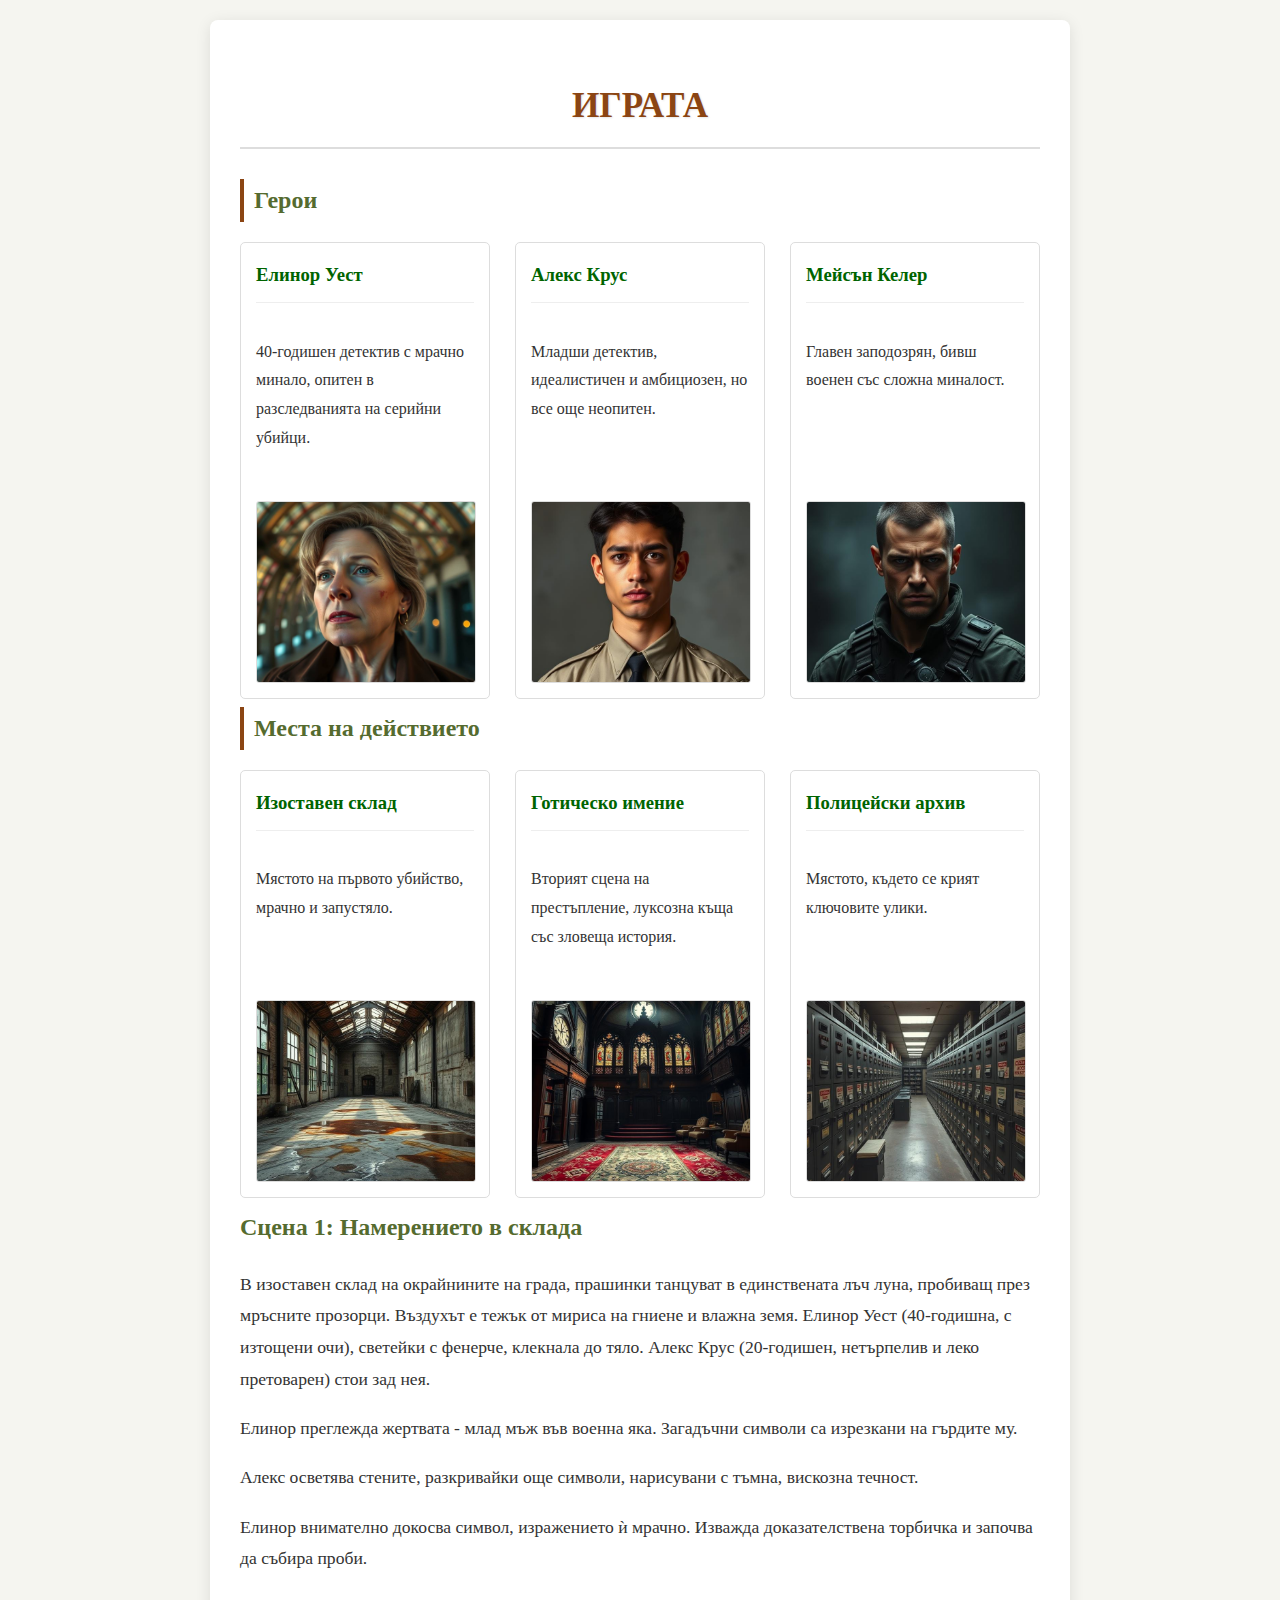
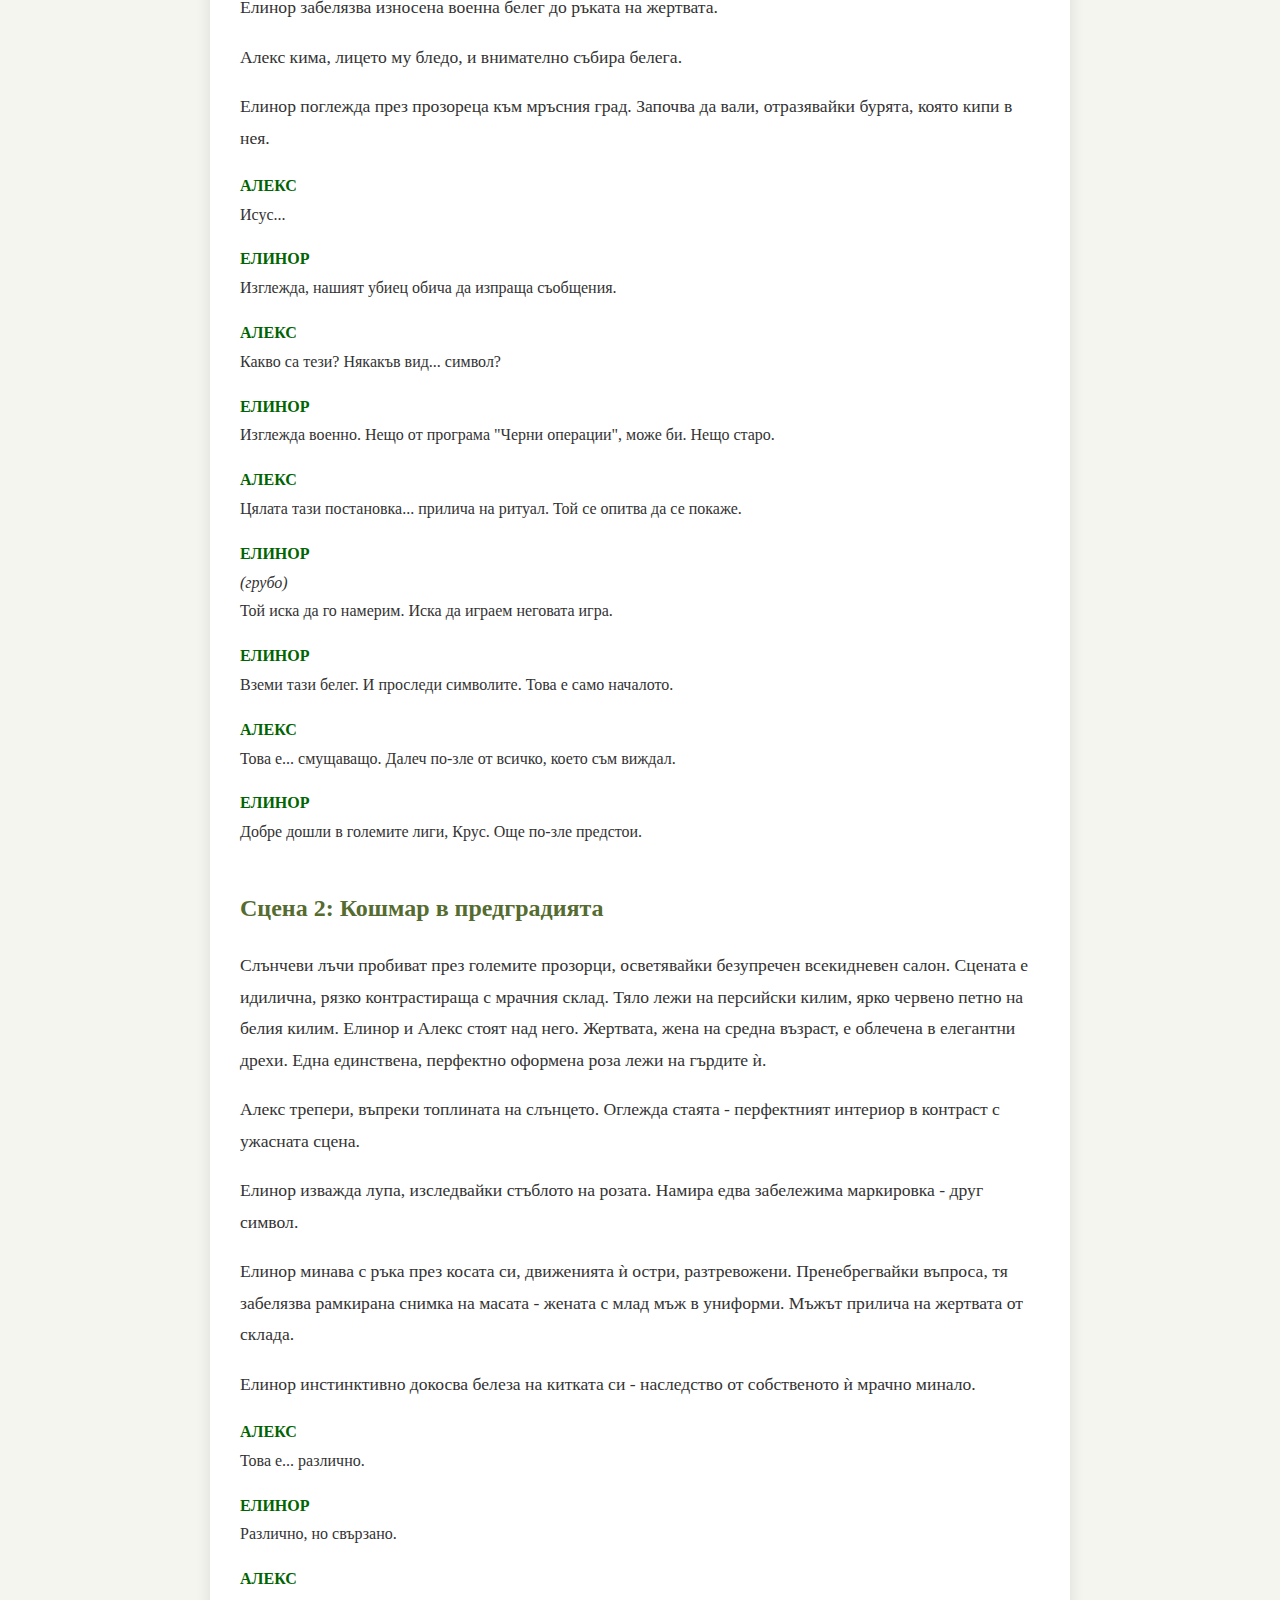
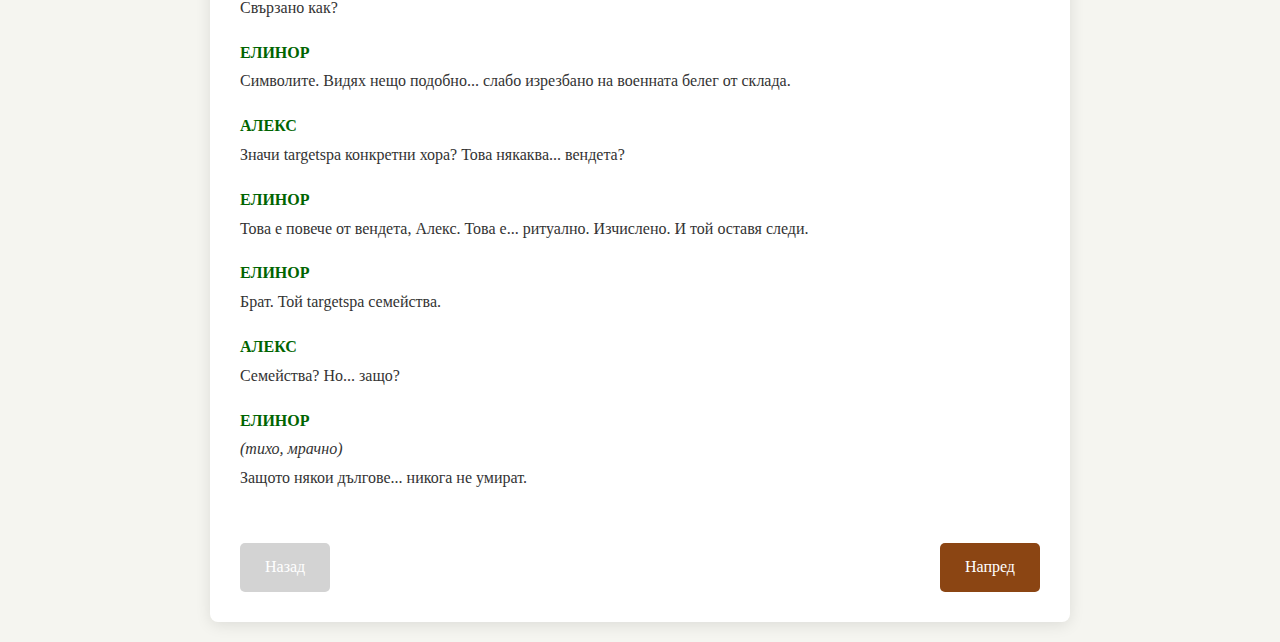
<file: index.html>
<!DOCTYPE html>
<html lang="bg">
<head>
    <meta charset="UTF-8">
    <meta name="viewport" content="width=device-width, initial-scale=1.0">
    <title>Играта в склада - Увод</title>
    <link rel="stylesheet" href="style.css">
    <style> 
        body {
            font-family: 'Georgia', serif;
            background-color: #f5f5f0;
            color: #333;
            line-height: 1.8;
            margin: 0;
            padding: 20px;
        }

        .container {
            max-width: 800px;
            margin: 0 auto;
            padding: 30px;
            background: #fff;
            box-shadow: 0 3px 15px rgba(0,0,0,0.1);
            border-radius: 8px;
        }

        h1 {
            color: #8b4513;
            text-align: center;
            border-bottom: 2px solid #ddd;
            padding-bottom: 10px;
            margin-bottom: 30px;
        }

        /* Секция за герои и места */
        .info-section {
            margin-bottom: 40px;
        }

        .section-title {
            color: #556b2f;
            border-left: 4px solid #8b4513;
            padding-left: 10px;
            margin: 30px 0 20px;
        }

        .info-grid {
            display: grid;
            grid-template-columns: repeat(auto-fill, minmax(250px, 1fr));
            gap: 25px;
        }

        .info-card {
            border: 1px solid #ddd;
            border-radius: 5px;
            padding: 15px;
            transition: transform 0.3s;
        }

        .info-card:hover {
            transform: translateY(-5px);
            box-shadow: 0 5px 15px rgba(0,0,0,0.1);
        }

        .info-card h3 {
            color: #006400;
            margin-top: 0;
            border-bottom: 1px solid #eee;
            padding-bottom: 10px;
        }

        .info-card p {
            min-height: 60px;
        }

 
        .info-card img {
            width: 100%;
            height: 180px; /* Фиксирана височина */
            object-fit: cover; /* Запазва пропорциите, като изрязва излишното */
            object-position: center; /* Центрира изображението */
            border-radius: 3px;
            border: 1px solid #ddd;
}
.info-card {
    display: flex;
    flex-direction: column;
    height: 100%;
}

.info-card img {
    width: 100%;
    height: 180px; /* или 'auto' за запазване на пропорциите */
    object-fit: cover;
    margin-top: auto; /* Избутва картинката надолу */
}
    </style>
</head>
<body>
    <div class="container">
        <h1>ИГРАТА</h1>
        
        <!-- Герои -->
        <div class="info-section">
            <h2 class="section-title">Герои</h2>
            <div class="info-grid">
                <div class="info-card">
                    <h3>Елинор Уест</h3>
                    <p>40-годишен детектив с мрачно минало, опитен в разследванията на серийни убийци.</p>
                    <img src="Precise architectural color photography captures Detective Eleanor West, a middle-aged woman with sharp features and a cheek scar.  The image features artistic lighting, abstract patterns, sharp lines, detailed str.jpg" alt="Елинор Уест" width="400" height="300">
                </div>
                
                <div class="info-card">
                    <h3>Алекс Крус</h3>
                    <p>Младши детектив, идеалистичен и амбициозен, но все още неопитен.</p>
                    <img src="Detective Alex Cruz.jpg"  width="400" height="300">
                </div>
                
                <div class="info-card">
                    <h3>Мейсън Келер</h3>
                    <p>Главен заподозрян, бивш военен със сложна миналост.</p>
                    <img src="Mason Keller (The Killer).jpg" alt="Мейсън Келер">
                </div>
            </div>
        </div>
        
        <!-- Места -->
        <div class="info-section">
            <h2 class="section-title">Места на действието</h2>
            <div class="info-grid">
                <div class="info-card">
                    <h3>Изоставен склад</h3>
                    <p>Мястото на първото убийство, мрачно и запустяло.</p>
                    <img src="warehouse.jpg" alt="Изоставен склад">
                </div>
                
                <div class="info-card">
                    <h3>Готическо имение</h3>
                    <p>Вторият сцена на престъпление, луксозна къща със зловеща история.</p>
                    <img src="готик.jpg" alt="Готическо имение">
                </div>
                
                <div class="info-card">
                    <h3>Полицейски архив</h3>
                    <p>Мястото, където се крият ключовите улики.</p>

                    <img src="evidenceroom.jpg" alt="Полицейски архив">
                </div>
            </div>
        </div>

        <!-- Сцена 1 -->
        <h2>Сцена 1: Намерението в склада</h2>
        <div class="scene-container">
            <div class="story-text">
                <p>В изоставен склад на окрайнините на града, прашинки танцуват в единствената лъч луна, пробиващ през мръсните прозорци. Въздухът е тежък от мириса на гниене и влажна земя. Елинор Уест (40-годишна, с изтощени очи), светейки с фенерче, клекнала до тяло. Алекс Крус (20-годишен, нетърпелив и леко претоварен) стои зад нея.</p>
                <p>Елинор преглежда жертвата - млад мъж във военна яка. Загадъчни символи са изрезкани на гърдите му.</p>
                <p>Алекс осветява стените, разкривайки още символи, нарисувани с тъмна, вискозна течност.</p>
                <p>Елинор внимателно докосва символ, изражението ѝ мрачно. Изважда доказателствена торбичка и започва да събира проби.</p>
                <p>Елинор забелязва износена военна белег до ръката на жертвата.</p>
                <p>Алекс кима, лицето му бледо, и внимателно събира белега.</p>
                <p>Елинор поглежда през прозореца към мръсния град. Започва да вали, отразявайки бурята, която кипи в нея.</p>
            </div>
            <div class="dialogue-container">
                <div class="dialogue">
                    <p><span class="character-name">АЛЕКС</span><br>
                    Исус...</p>
                </div>
                <div class="dialogue">
                    <p><span class="character-name">ЕЛИНОР</span><br>
                    Изглежда, нашият убиец обича да изпраща съобщения.</p>
                </div>
                <div class="dialogue">
                    <p><span class="character-name">АЛЕКС</span><br>
                    Какво са тези? Някакъв вид... символ?</p>
                    <p><span class="character-name">ЕЛИНОР</span><br>
                    Изглежда военно. Нещо от програма "Черни операции", може би. Нещо старо.</p>
                </div>
                <div class="dialogue">
                    <p><span class="character-name">АЛЕКС</span><br>
                    Цялата тази постановка... прилича на ритуал. Той се опитва да се покаже.</p>
                    <p><span class="character-name">ЕЛИНОР</span><br>
                    <em>(грубо)</em><br>
                    Той иска да го намерим. Иска да играем неговата игра.</p>
                </div>
                <div class="dialogue">
                    <p><span class="character-name">ЕЛИНОР</span><br>
                    Вземи тази белег. И проследи символите. Това е само началото.</p>
                </div>
                <div class="dialogue">
                    <p><span class="character-name">АЛЕКС</span><br>
                    Това е... смущаващо. Далеч по-зле от всичко, което съм виждал.</p>
                    <p><span class="character-name">ЕЛИНОР</span><br>
                    Добре дошли в големите лиги, Крус. Още по-зле предстои.</p>
                </div>
            </div>
        </div>

        <!-- Сцена 2 -->
        <h2>Сцена 2: Кошмар в предградията</h2>
        <div class="scene-container">
            <div class="story-text">
                <p>Слънчеви лъчи пробиват през големите прозорци, осветявайки безупречен всекидневен салон. Сцената е идилична, рязко контрастираща с мрачния склад. Тяло лежи на персийски килим, ярко червено петно на белия килим. Елинор и Алекс стоят над него. Жертвата, жена на средна възраст, е облечена в елегантни дрехи. Една единствена, перфектно оформена роза лежи на гърдите ѝ.</p>
                <p>Алекс трепери, въпреки топлината на слънцето. Оглежда стаята - перфектният интериор в контраст с ужасната сцена.</p>
                <p>Елинор изважда лупа, изследвайки стъблото на розата. Намира едва забележима маркировка - друг символ.</p>
                <p>Елинор минава с ръка през косата си, движенията ѝ остри, разтревожени. Пренебрегвайки въпроса, тя забелязва рамкирана снимка на масата - жената с млад мъж в униформи. Мъжът прилича на жертвата от склада.</p>
                <p>Елинор инстинктивно докосва белеза на китката си - наследство от собственото ѝ мрачно минало.</p>
            </div>
            <div class="dialogue-container">
                <div class="dialogue">
                    <p><span class="character-name">АЛЕКС</span><br>
                    Това е... различно.</p>
                </div>
                <div class="dialogue">
                    <p><span class="character-name">ЕЛИНОР</span><br>
                    Различно, но свързано.</p>
                    <p><span class="character-name">АЛЕКС</span><br>
                    Свързано как?</p>
                    <p><span class="character-name">ЕЛИНОР</span><br>
                    Символите. Видях нещо подобно... слабо изрезбано на военната белег от склада.</p>
                </div>
                <div class="dialogue">
                    <p><span class="character-name">АЛЕКС</span><br>
                    Значи targetsра конкретни хора? Това някаква... вендета?</p>
                    <p><span class="character-name">ЕЛИНОР</span><br>
                    Това е повече от вендета, Алекс. Това е... ритуално. Изчислено. И той оставя следи.</p>
                </div>
                <div class="dialogue">
                    <p><span class="character-name">ЕЛИНОР</span><br>
                    Брат. Той targetsра семейства.</p>
                    <p><span class="character-name">АЛЕКС</span><br>
                    Семейства? Но... защо?</p>
                    <p><span class="character-name">ЕЛИНОР</span><br>
                    <em>(тихо, мрачно)</em><br>
                    Защото някои дългове... никога не умират.</p>
                </div>
            </div>
        </div>

        <div class="navigation">
            <a href="#" class="nav-button disabled">Назад</a>
            <a href="warehouse.html" class="nav-button">Напред</a>
        </div>
    </div>
</body>
</html>
</file>
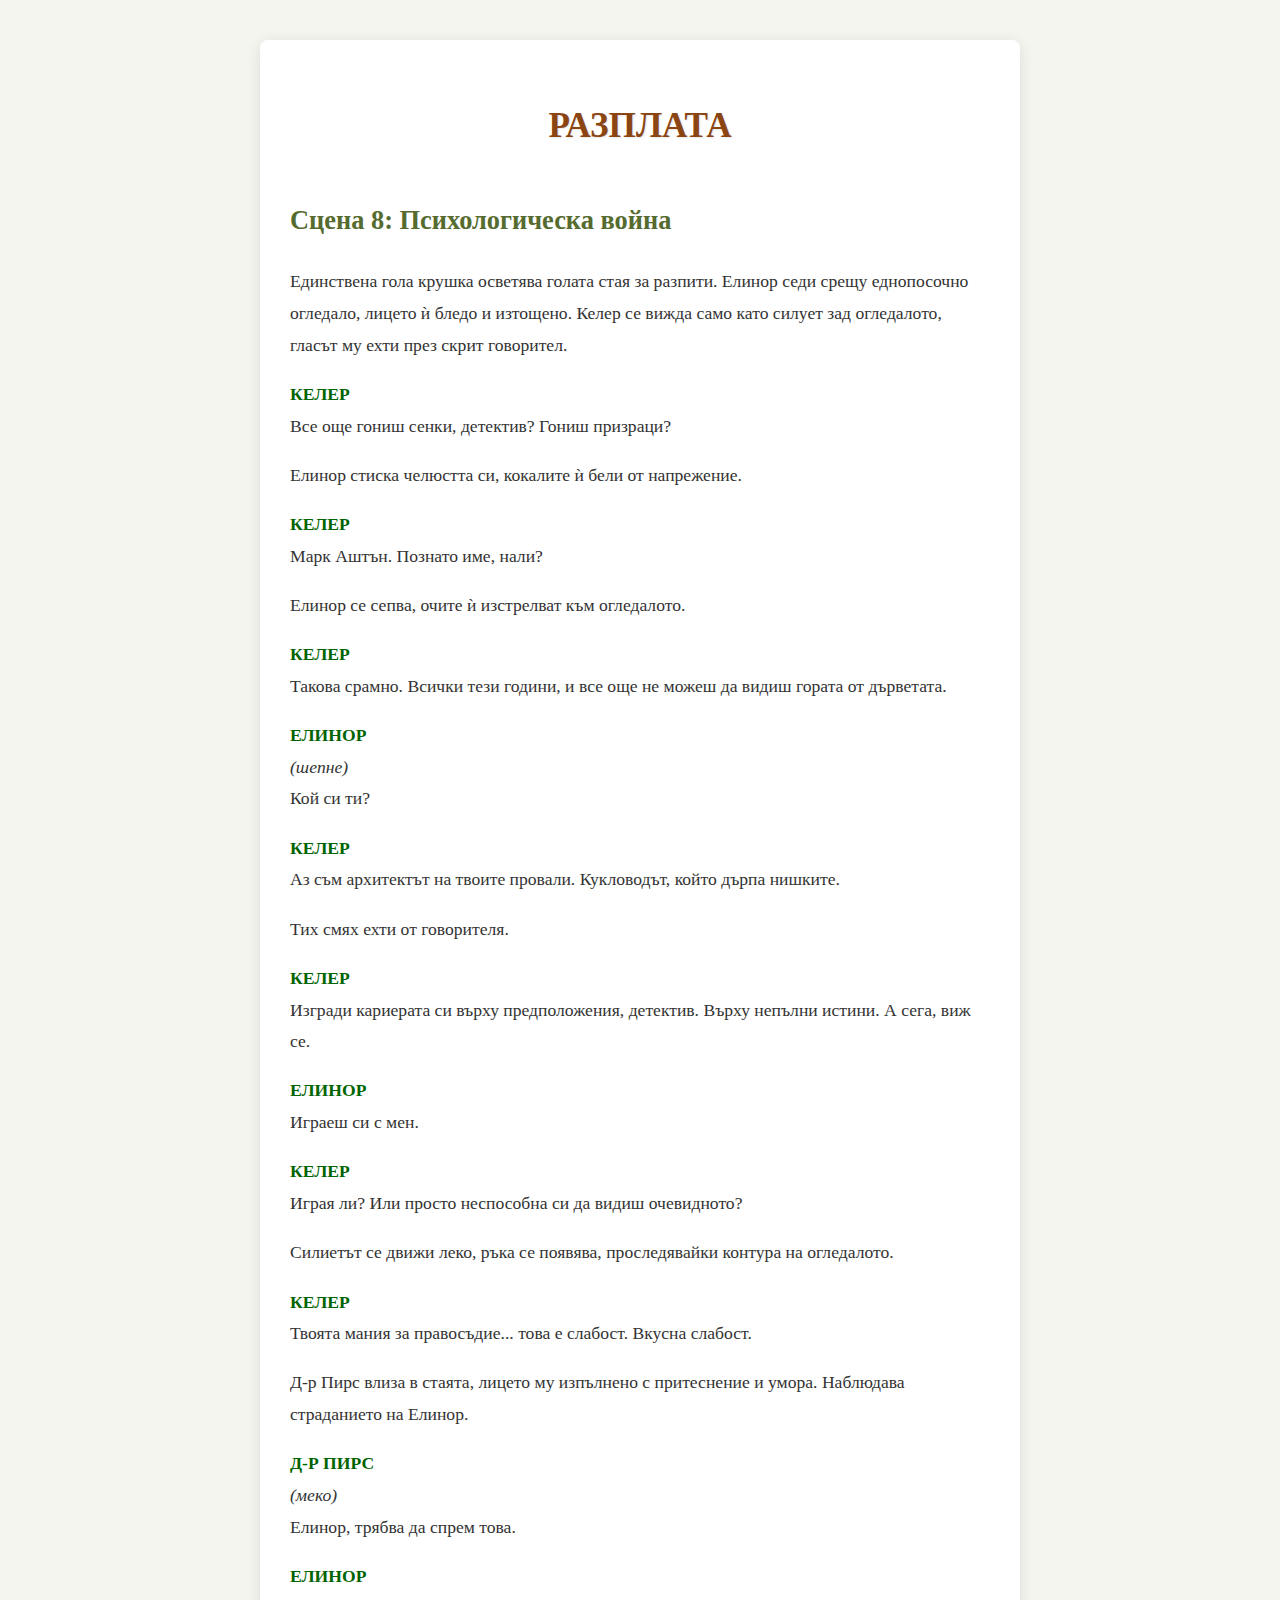
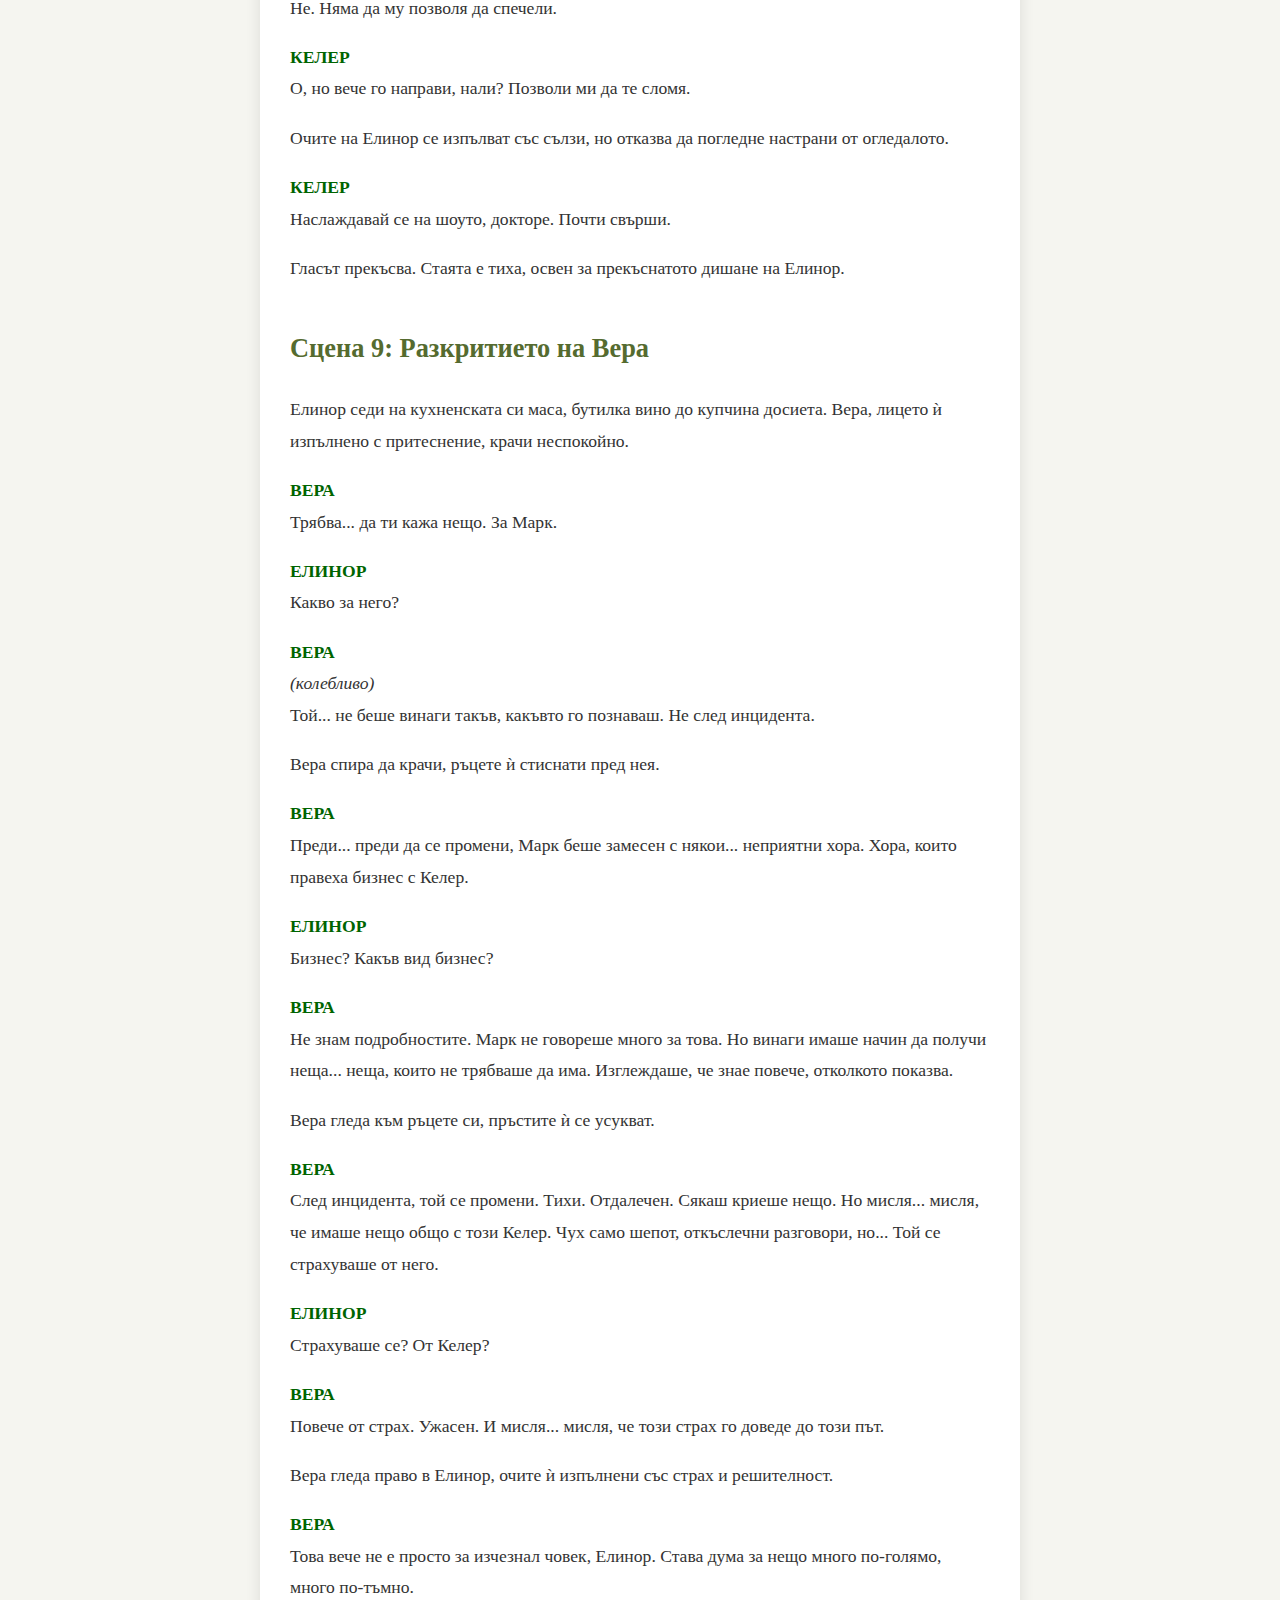
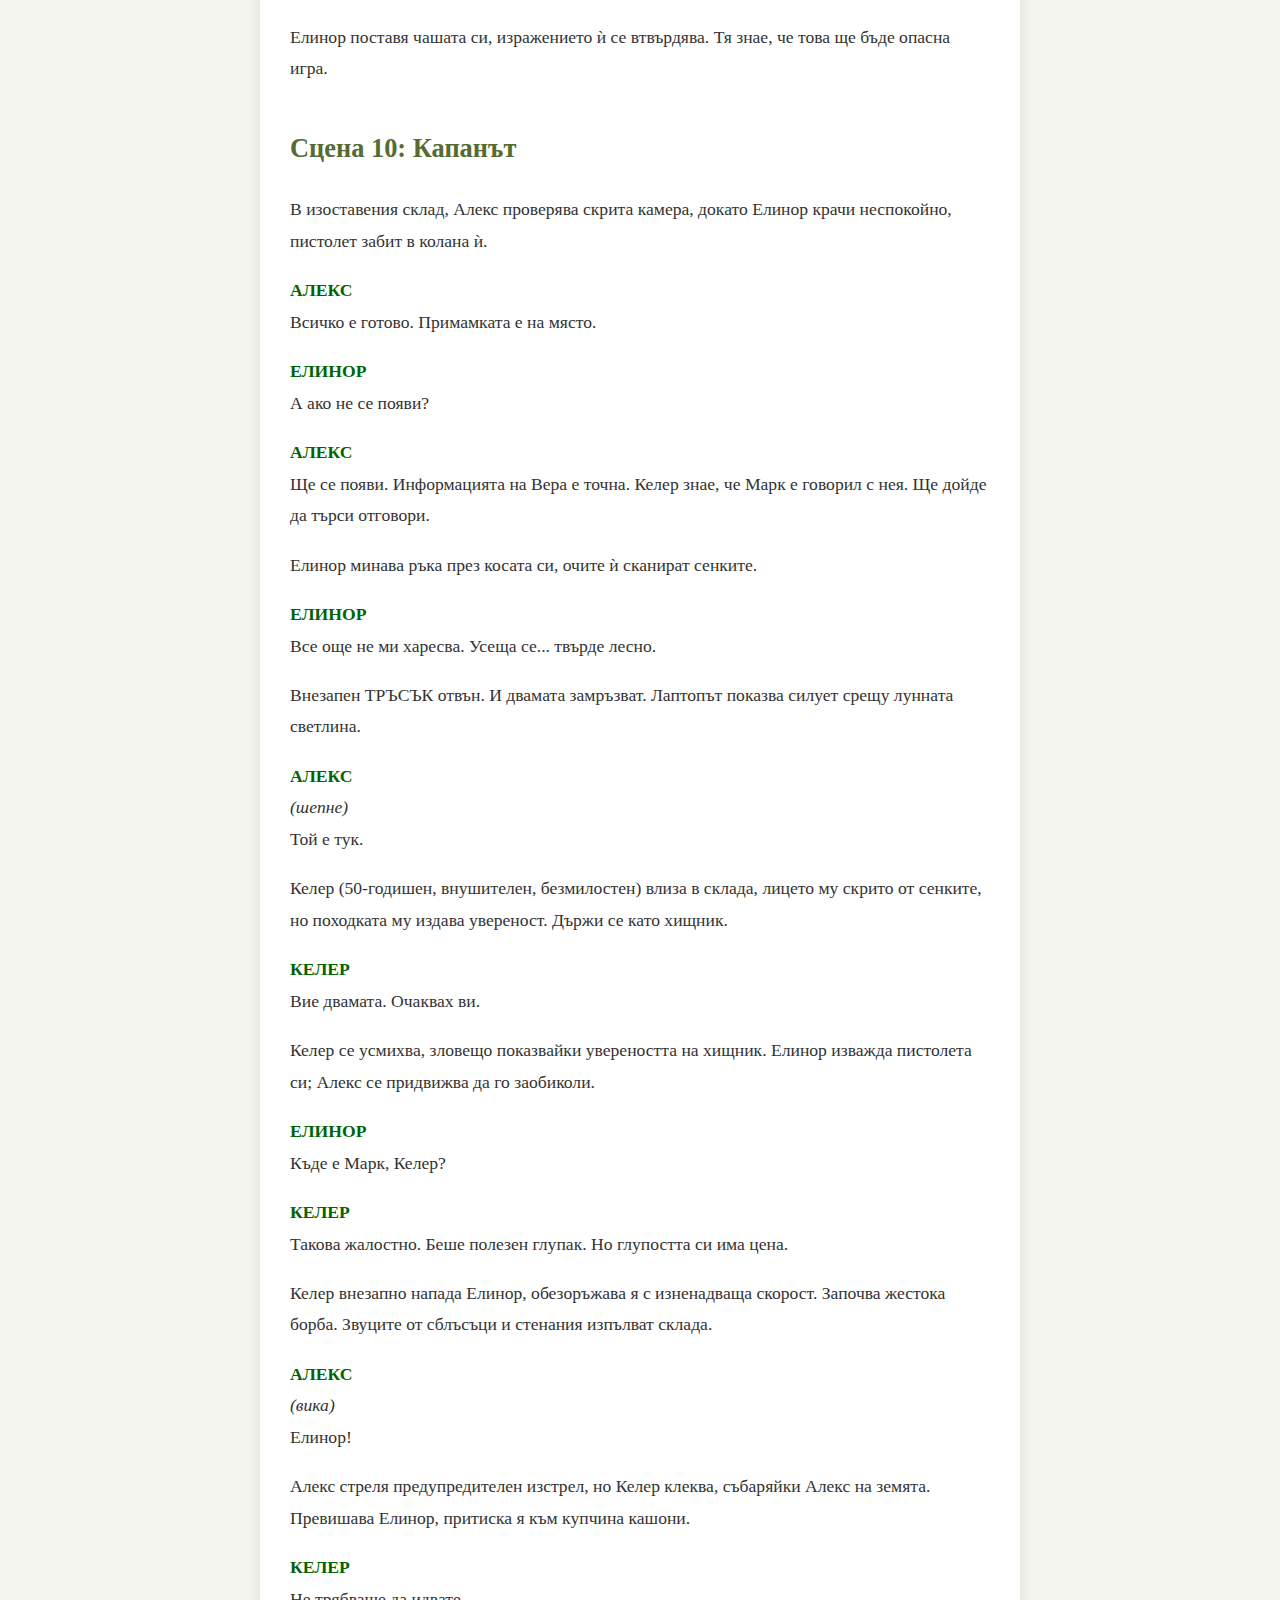
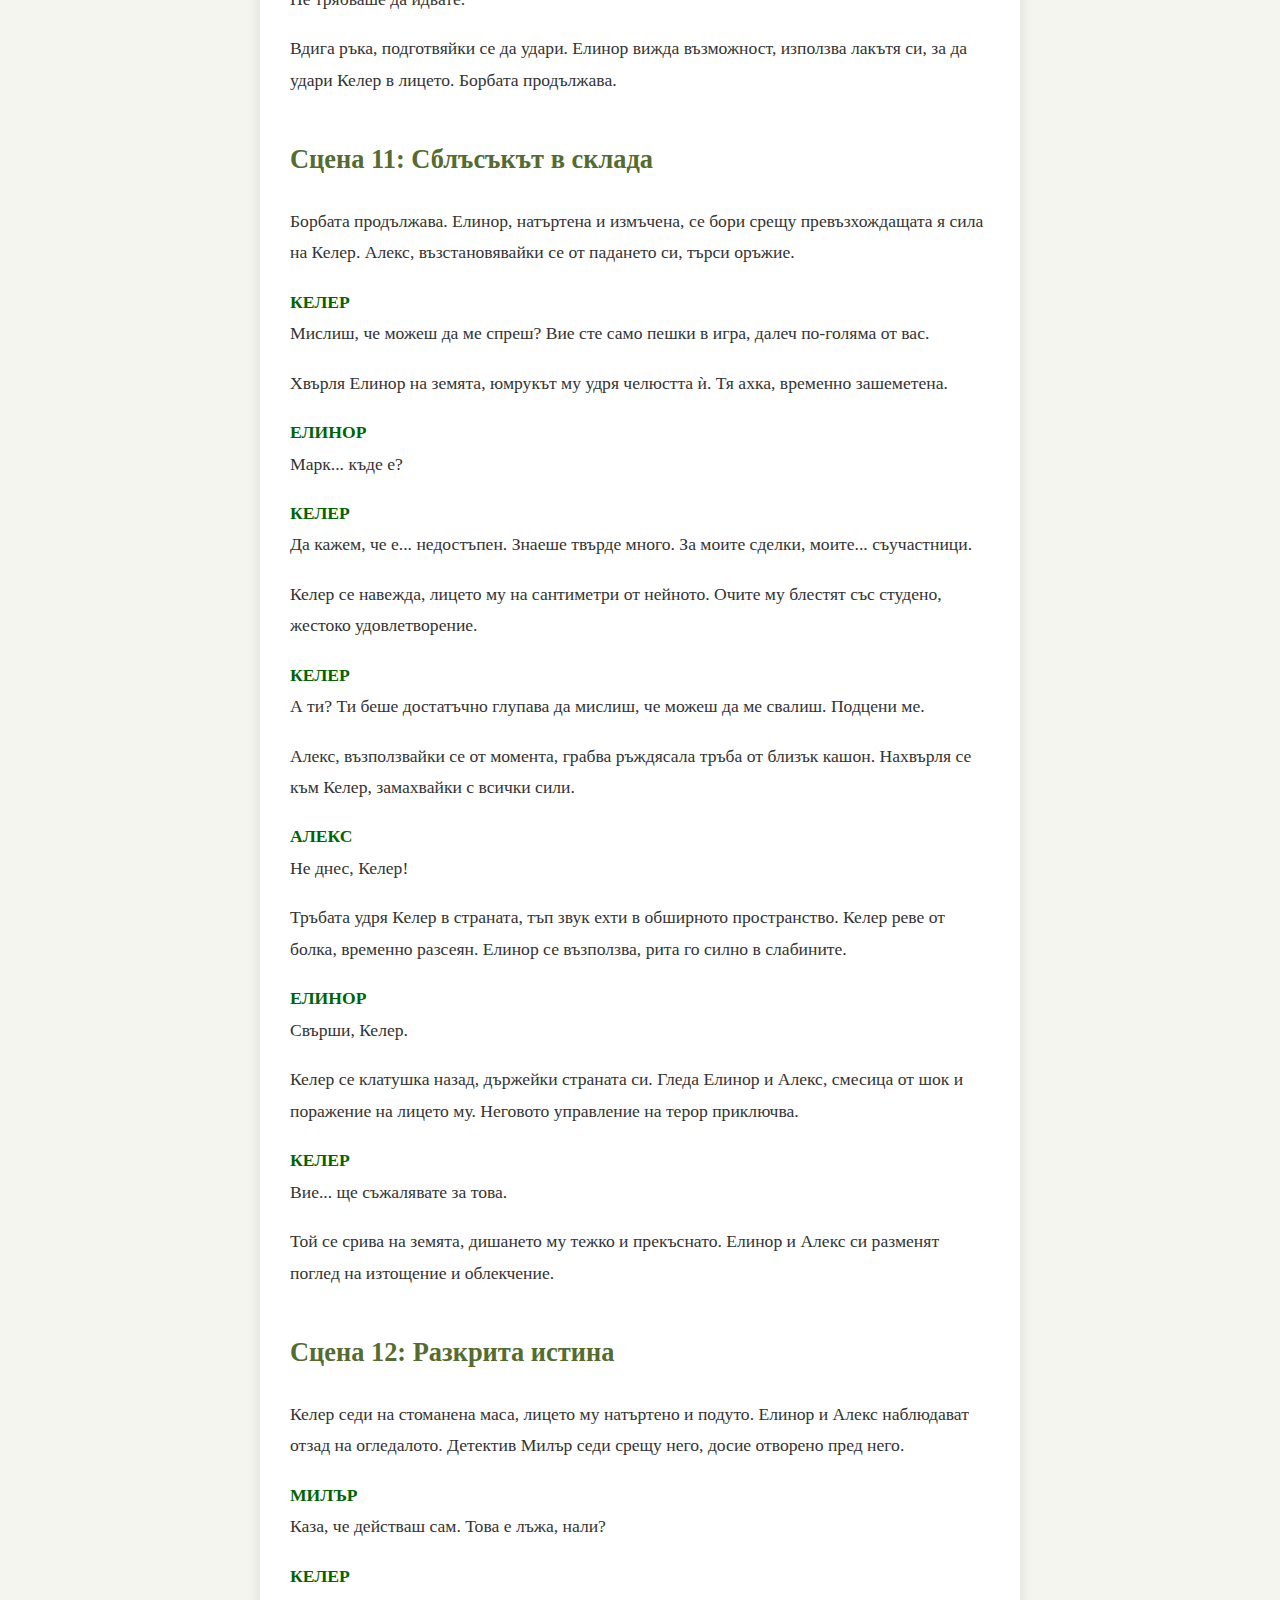
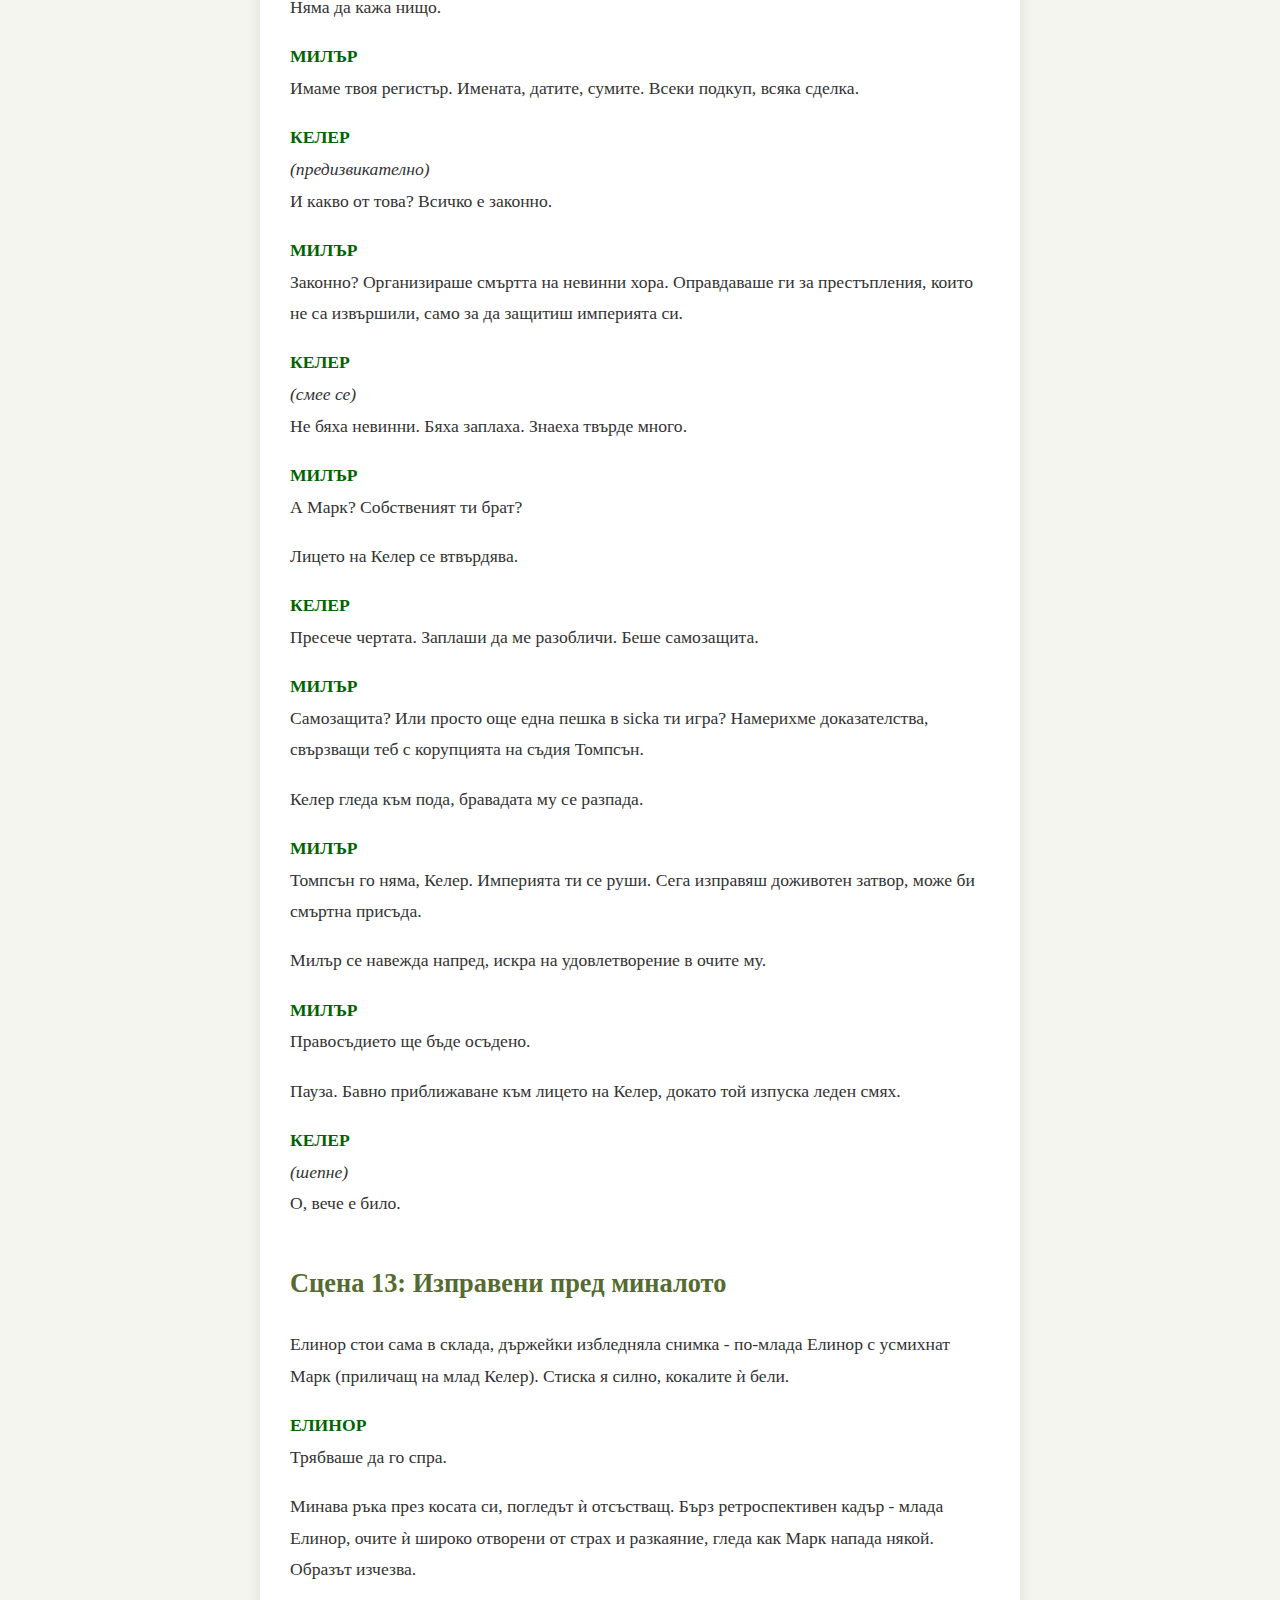
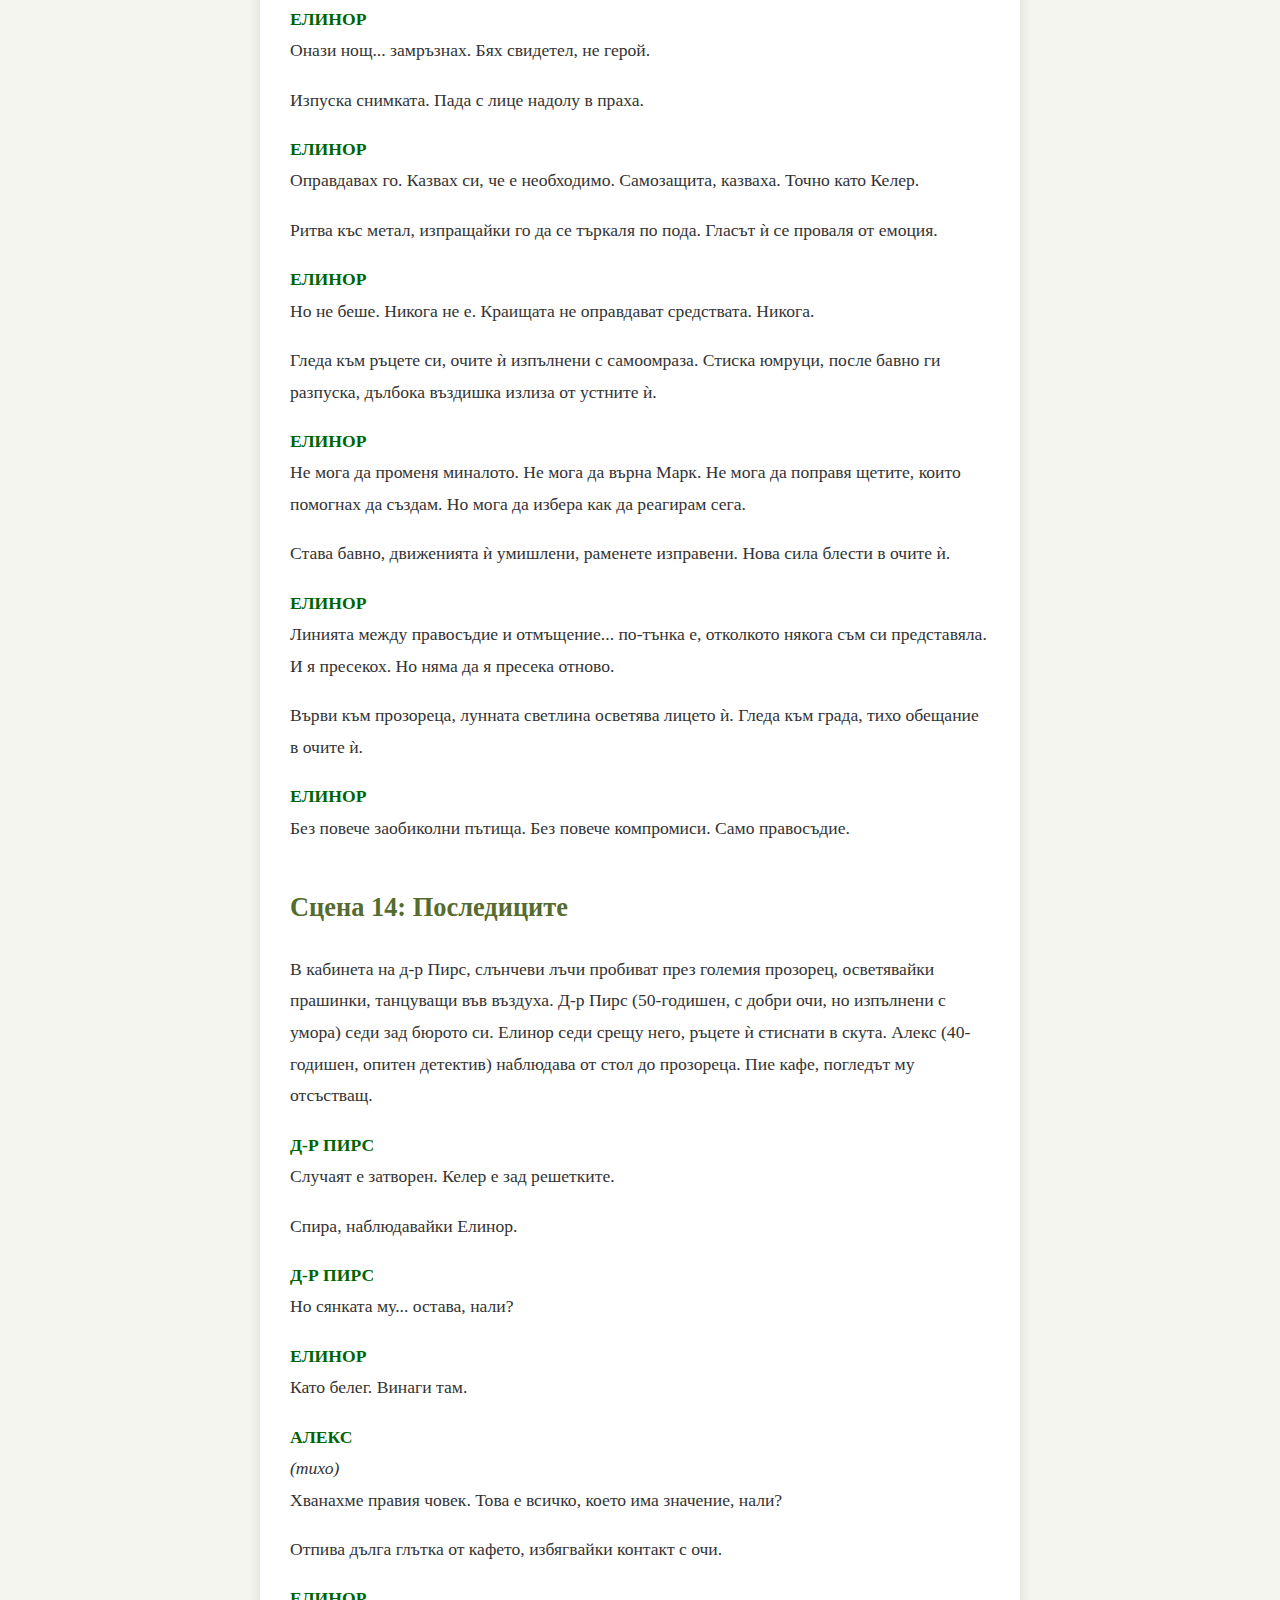
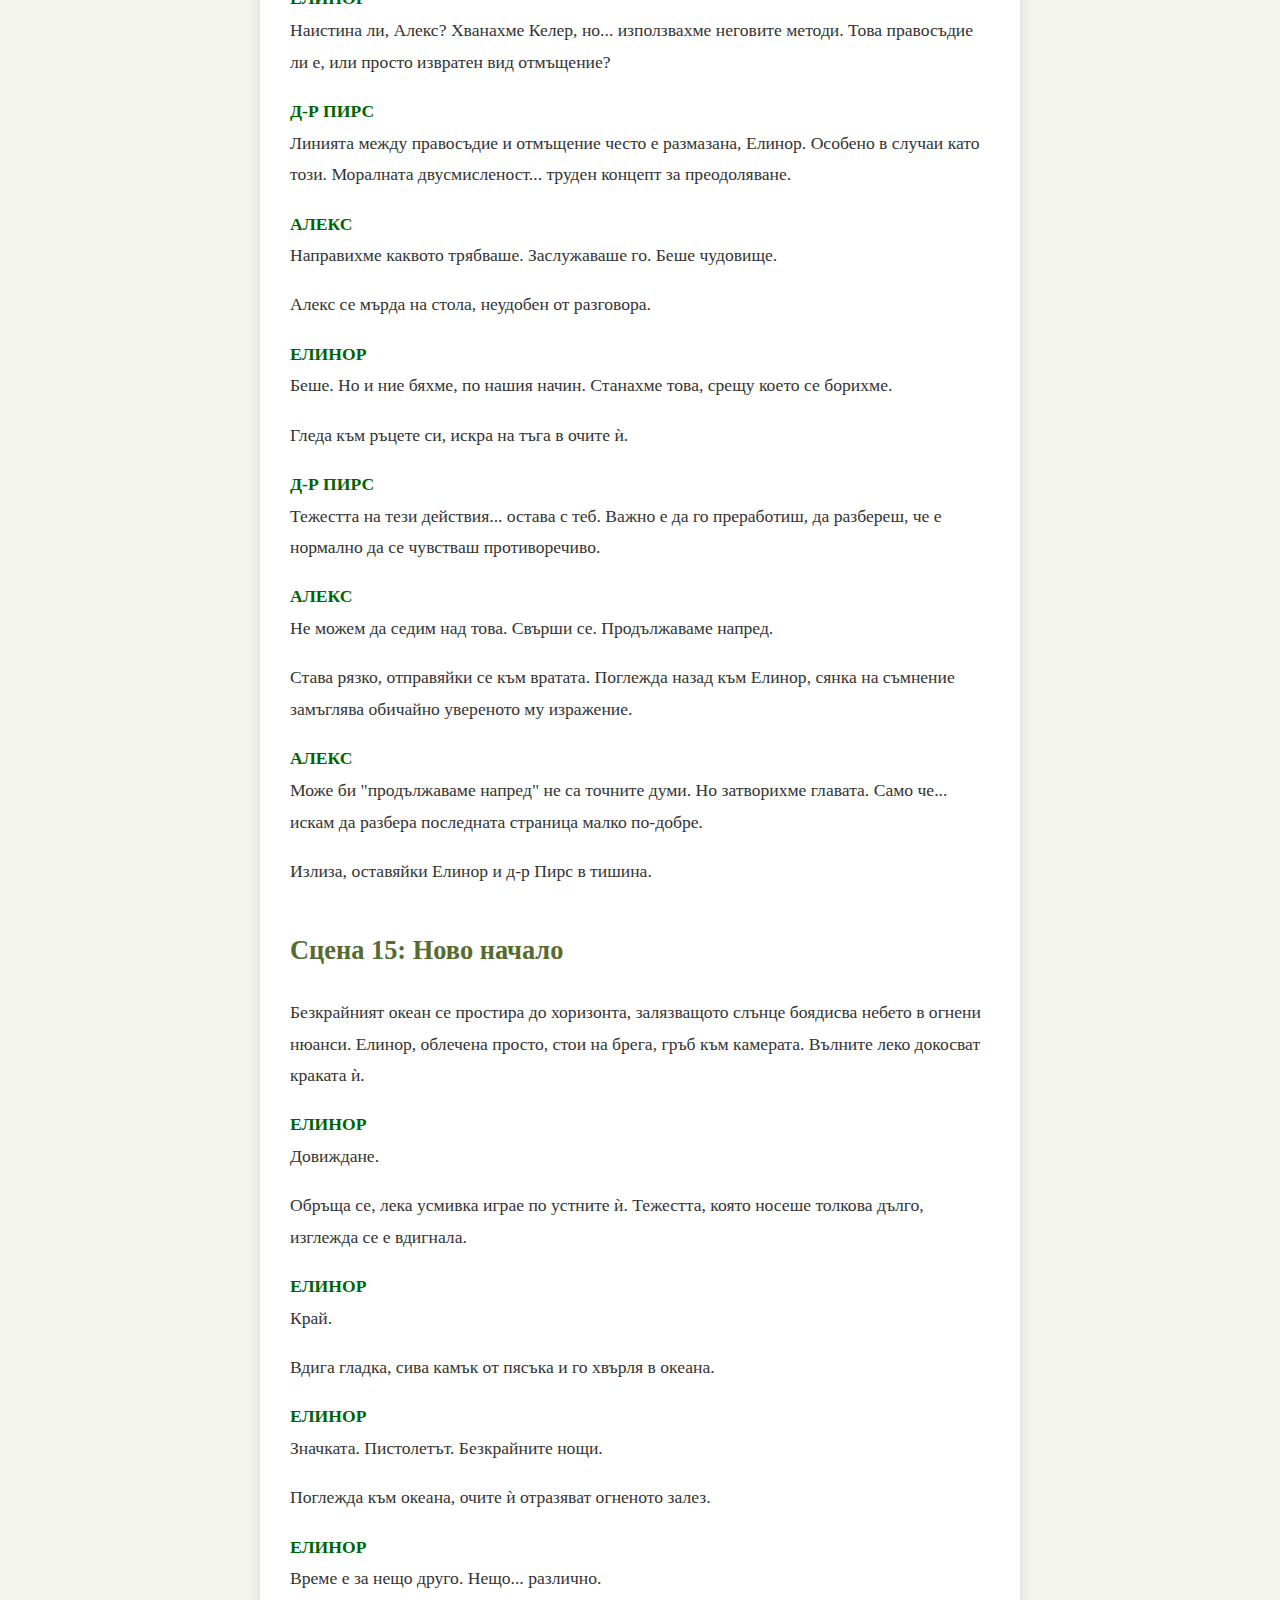
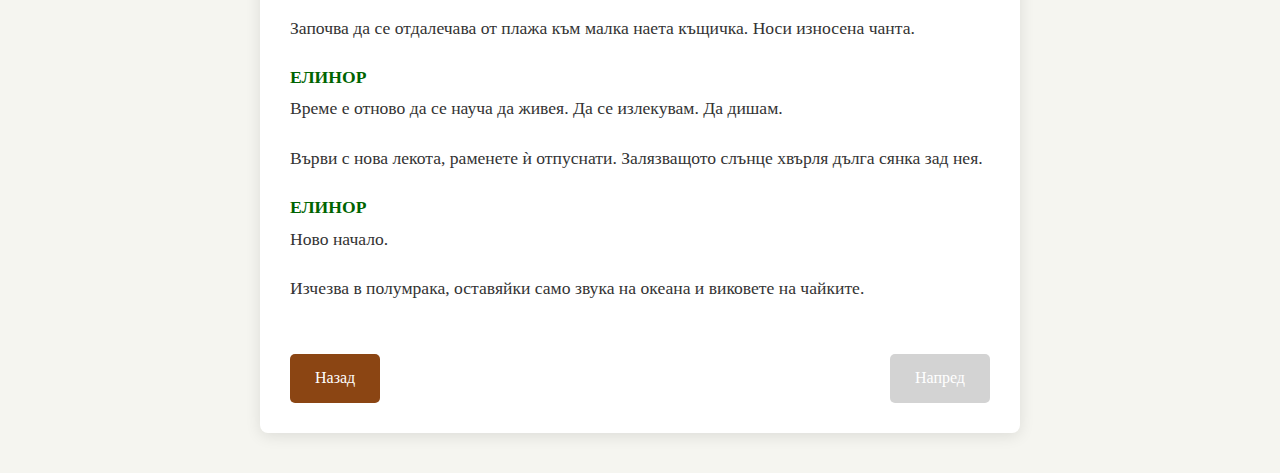
<file: conclusion.html>
<!DOCTYPE html>
<html lang="bg">
<head>
    <meta charset="UTF-8">
    <meta name="viewport" content="width=device-width, initial-scale=1.0">
    <title>Играта в склада - Заключение</title>
    <link rel="stylesheet" href="style.css">
</head>
<body>
    <div class="container">
        <h1>РАЗПЛАТА</h1>
        
        <div class="story-text">
            <h2>Сцена 8: Психологическа война</h2>
            <p>Единствена гола крушка осветява голата стая за разпити. Елинор седи срещу еднопосочно огледало, лицето ѝ бледо и изтощено. Келер се вижда само като силует зад огледалото, гласът му ехти през скрит говорител.</p>
            
            <div class="dialogue">
                <p><span class="character-name">КЕЛЕР</span><br>
                Все още гониш сенки, детектив? Гониш призраци?</p>
            </div>

            <p>Елинор стиска челюстта си, кокалите ѝ бели от напрежение.</p>
            
            <div class="dialogue">
                <p><span class="character-name">КЕЛЕР</span><br>
                Марк Аштън. Познато име, нали?</p>
            </div>

            <p>Елинор се сепва, очите ѝ изстрелват към огледалото.</p>
            
            <div class="dialogue">
                <p><span class="character-name">КЕЛЕР</span><br>
                Такова срамно. Всички тези години, и все още не можеш да видиш гората от дърветата.</p>
                <p><span class="character-name">ЕЛИНОР</span><br>
                <em>(шепне)</em><br>
                Кой си ти?</p>
                <p><span class="character-name">КЕЛЕР</span><br>
                Аз съм архитектът на твоите провали. Кукловодът, който дърпа нишките.</p>
            </div>

            <p>Тих смях ехти от говорителя.</p>
            
            <div class="dialogue">
                <p><span class="character-name">КЕЛЕР</span><br>
                Изгради кариерата си върху предположения, детектив. Върху непълни истини. А сега, виж се.</p>
                <p><span class="character-name">ЕЛИНОР</span><br>
                Играеш си с мен.</p>
                <p><span class="character-name">КЕЛЕР</span><br>
                Играя ли? Или просто неспособна си да видиш очевидното?</p>
            </div>

            <p>Силиетът се движи леко, ръка се появява, проследявайки контура на огледалото.</p>
            
            <div class="dialogue">
                <p><span class="character-name">КЕЛЕР</span><br>
                Твоята мания за правосъдие... това е слабост. Вкусна слабост.</p>
            </div>

            <p>Д-р Пирс влиза в стаята, лицето му изпълнено с притеснение и умора. Наблюдава страданието на Елинор.</p>
            
            <div class="dialogue">
                <p><span class="character-name">Д-Р ПИРС</span><br>
                <em>(меко)</em><br>
                Елинор, трябва да спрем това.</p>
                <p><span class="character-name">ЕЛИНОР</span><br>
                Не. Няма да му позволя да спечели.</p>
                <p><span class="character-name">КЕЛЕР</span><br>
                О, но вече го направи, нали? Позволи ми да те сломя.</p>
            </div>

            <p>Очите на Елинор се изпълват със сълзи, но отказва да погледне настрани от огледалото.</p>
            
            <div class="dialogue">
                <p><span class="character-name">КЕЛЕР</span><br>
                Наслаждавай се на шоуто, докторе. Почти свърши.</p>
            </div>

            <p>Гласът прекъсва. Стаята е тиха, освен за прекъснатото дишане на Елинор.</p>

            <h2>Сцена 9: Разкритието на Вера</h2>
            <p>Елинор седи на кухненската си маса, бутилка вино до купчина досиета. Вера, лицето ѝ изпълнено с притеснение, крачи неспокойно.</p>
            
            <div class="dialogue">
                <p><span class="character-name">ВЕРА</span><br>
                Трябва... да ти кажа нещо. За Марк.</p>
                <p><span class="character-name">ЕЛИНОР</span><br>
                Какво за него?</p>
                <p><span class="character-name">ВЕРА</span><br>
                <em>(колебливо)</em><br>
                Той... не беше винаги такъв, какъвто го познаваш. Не след инцидента.</p>
            </div>

            <p>Вера спира да крачи, ръцете ѝ стиснати пред нея.</p>
            
            <div class="dialogue">
                <p><span class="character-name">ВЕРА</span><br>
                Преди... преди да се промени, Марк беше замесен с някои... неприятни хора. Хора, които правеха бизнес с Келер.</p>
                <p><span class="character-name">ЕЛИНОР</span><br>
                Бизнес? Какъв вид бизнес?</p>
                <p><span class="character-name">ВЕРА</span><br>
                Не знам подробностите. Марк не говореше много за това. Но винаги имаше начин да получи неща... неща, които не трябваше да има. Изглеждаше, че знае повече, отколкото показва.</p>
            </div>

            <p>Вера гледа към ръцете си, пръстите ѝ се усукват.</p>
            
            <div class="dialogue">
                <p><span class="character-name">ВЕРА</span><br>
                След инцидента, той се промени. Тихи. Отдалечен. Сякаш криеше нещо. Но мисля... мисля, че имаше нещо общо с този Келер. Чух само шепот, откъслечни разговори, но... Той се страхуваше от него.</p>
                <p><span class="character-name">ЕЛИНОР</span><br>
                Страхуваше се? От Келер?</p>
                <p><span class="character-name">ВЕРА</span><br>
                Повече от страх. Ужасен. И мисля... мисля, че този страх го доведе до този път.</p>
            </div>

            <p>Вера гледа право в Елинор, очите ѝ изпълнени със страх и решителност.</p>
            
            <div class="dialogue">
                <p><span class="character-name">ВЕРА</span><br>
                Това вече не е просто за изчезнал човек, Елинор. Става дума за нещо много по-голямо, много по-тъмно.</p>
            </div>

            <p>Елинор поставя чашата си, изражението ѝ се втвърдява. Тя знае, че това ще бъде опасна игра.</p>

            <h2>Сцена 10: Капанът</h2>
            <p>В изоставения склад, Алекс проверява скрита камера, докато Елинор крачи неспокойно, пистолет забит в колана ѝ.</p>
            
            <div class="dialogue">
                <p><span class="character-name">АЛЕКС</span><br>
                Всичко е готово. Примамката е на място.</p>
                <p><span class="character-name">ЕЛИНОР</span><br>
                А ако не се появи?</p>
                <p><span class="character-name">АЛЕКС</span><br>
                Ще се появи. Информацията на Вера е точна. Келер знае, че Марк е говорил с нея. Ще дойде да търси отговори.</p>
            </div>

            <p>Елинор минава ръка през косата си, очите ѝ сканират сенките.</p>
            
            <div class="dialogue">
                <p><span class="character-name">ЕЛИНОР</span><br>
                Все още не ми харесва. Усеща се... твърде лесно.</p>
            </div>

            <p>Внезапен ТРЪСЪК отвън. И двамата замръзват. Лаптопът показва силует срещу лунната светлина.</p>
            
            <div class="dialogue">
                <p><span class="character-name">АЛЕКС</span><br>
                <em>(шепне)</em><br>
                Той е тук.</p>
            </div>

            <p>Келер (50-годишен, внушителен, безмилостен) влиза в склада, лицето му скрито от сенките, но походката му издава увереност. Държи се като хищник.</p>
            
            <div class="dialogue">
                <p><span class="character-name">КЕЛЕР</span><br>
                Вие двамата. Очаквах ви.</p>
            </div>

            <p>Келер се усмихва, зловещо показвайки увереността на хищник. Елинор изважда пистолета си; Алекс се придвижва да го заобиколи.</p>
            
            <div class="dialogue">
                <p><span class="character-name">ЕЛИНОР</span><br>
                Къде е Марк, Келер?</p>
                <p><span class="character-name">КЕЛЕР</span><br>
                Такова жалостно. Беше полезен глупак. Но глупостта си има цена.</p>
            </div>

            <p>Келер внезапно напада Елинор, обезоръжава я с изненадваща скорост. Започва жестока борба. Звуците от сблъсъци и стенания изпълват склада.</p>
            
            <div class="dialogue">
                <p><span class="character-name">АЛЕКС</span><br>
                <em>(вика)</em><br>
                Елинор!</p>
            </div>

            <p>Алекс стреля предупредителен изстрел, но Келер клеква, събаряйки Алекс на земята. Превишава Елинор, притиска я към купчина кашони.</p>
            
            <div class="dialogue">
                <p><span class="character-name">КЕЛЕР</span><br>
                Не трябваше да идвате.</p>
            </div>

            <p>Вдига ръка, подготвяйки се да удари. Елинор вижда възможност, използва лакътя си, за да удари Келер в лицето. Борбата продължава.</p>

            <h2>Сцена 11: Сблъсъкът в склада</h2>
            <p>Борбата продължава. Елинор, натъртена и измъчена, се бори срещу превъзхождащата я сила на Келер. Алекс, възстановявайки се от падането си, търси оръжие.</p>
            
            <div class="dialogue">
                <p><span class="character-name">КЕЛЕР</span><br>
                Мислиш, че можеш да ме спреш? Вие сте само пешки в игра, далеч по-голяма от вас.</p>
            </div>

            <p>Хвърля Елинор на земята, юмрукът му удря челюстта ѝ. Тя ахка, временно зашеметена.</p>
            
            <div class="dialogue">
                <p><span class="character-name">ЕЛИНОР</span><br>
                Марк... къде е?</p>
                <p><span class="character-name">КЕЛЕР</span><br>
                Да кажем, че е... недостъпен. Знаеше твърде много. За моите сделки, моите... съучастници.</p>
            </div>

            <p>Келер се навежда, лицето му на сантиметри от нейното. Очите му блестят със студено, жестоко удовлетворение.</p>
            
            <div class="dialogue">
                <p><span class="character-name">КЕЛЕР</span><br>
                А ти? Ти беше достатъчно глупава да мислиш, че можеш да ме свалиш. Подцени ме.</p>
            </div>

            <p>Алекс, възползвайки се от момента, грабва ръждясала тръба от близък кашон. Нахвърля се към Келер, замахвайки с всички сили.</p>
            
            <div class="dialogue">
                <p><span class="character-name">АЛЕКС</span><br>
                Не днес, Келер!</p>
            </div>

            <p>Тръбата удря Келер в страната, тъп звук ехти в обширното пространство. Келер реве от болка, временно разсеян. Елинор се възползва, рита го силно в слабините.</p>
            
            <div class="dialogue">
                <p><span class="character-name">ЕЛИНОР</span><br>
                Свърши, Келер.</p>
            </div>

            <p>Келер се клатушка назад, държейки страната си. Гледа Елинор и Алекс, смесица от шок и поражение на лицето му. Неговото управление на терор приключва.</p>
            
            <div class="dialogue">
                <p><span class="character-name">КЕЛЕР</span><br>
                Вие... ще съжалявате за това.</p>
            </div>

            <p>Той се срива на земята, дишането му тежко и прекъснато. Елинор и Алекс си разменят поглед на изтощение и облекчение.</p>

            <h2>Сцена 12: Разкрита истина</h2>
            <p>Келер седи на стоманена маса, лицето му натъртено и подуто. Елинор и Алекс наблюдават отзад на огледалото. Детектив Милър седи срещу него, досие отворено пред него.</p>
            
            <div class="dialogue">
                <p><span class="character-name">МИЛЪР</span><br>
                Каза, че действаш сам. Това е лъжа, нали?</p>
                <p><span class="character-name">КЕЛЕР</span><br>
                Няма да кажа нищо.</p>
                <p><span class="character-name">МИЛЪР</span><br>
                Имаме твоя регистър. Имената, датите, сумите. Всеки подкуп, всяка сделка.</p>
                <p><span class="character-name">КЕЛЕР</span><br>
                <em>(предизвикателно)</em><br>
                И какво от това? Всичко е законно.</p>
                <p><span class="character-name">МИЛЪР</span><br>
                Законно? Организираше смъртта на невинни хора. Оправдаваше ги за престъпления, които не са извършили, само за да защитиш империята си.</p>
                <p><span class="character-name">КЕЛЕР</span><br>
                <em>(смее се)</em><br>
                Не бяха невинни. Бяха заплаха. Знаеха твърде много.</p>
                <p><span class="character-name">МИЛЪР</span><br>
                А Марк? Собственият ти брат?</p>
            </div>

            <p>Лицето на Келер се втвърдява.</p>
            
            <div class="dialogue">
                <p><span class="character-name">КЕЛЕР</span><br>
                Пресече чертата. Заплаши да ме разобличи. Беше самозащита.</p>
                <p><span class="character-name">МИЛЪР</span><br>
                Самозащита? Или просто още една пешка в sickа ти игра? Намерихме доказателства, свързващи теб с корупцията на съдия Томпсън.</p>
            </div>

            <p>Келер гледа към пода, бравадата му се разпада.</p>
            
            <div class="dialogue">
                <p><span class="character-name">МИЛЪР</span><br>
                Томпсън го няма, Келер. Империята ти се руши. Сега изправяш доживотен затвор, може би смъртна присъда.</p>
            </div>

            <p>Милър се навежда напред, искра на удовлетворение в очите му.</p>
            
            <div class="dialogue">
                <p><span class="character-name">МИЛЪР</span><br>
                Правосъдието ще бъде осъдено.</p>
            </div>

            <p>Пауза. Бавно приближаване към лицето на Келер, докато той изпуска леден смях.</p>
            
            <div class="dialogue">
                <p><span class="character-name">КЕЛЕР</span><br>
                <em>(шепне)</em><br>
                О, вече е било.</p>
            </div>

            <h2>Сцена 13: Изправени пред миналото</h2>
            <p>Елинор стои сама в склада, държейки избледняла снимка - по-млада Елинор с усмихнат Марк (приличащ на млад Келер). Стиска я силно, кокалите ѝ бели.</p>
            
            <div class="dialogue">
                <p><span class="character-name">ЕЛИНОР</span><br>
                Трябваше да го спра.</p>
            </div>

            <p>Минава ръка през косата си, погледът ѝ отсъстващ. Бърз ретроспективен кадър - млада Елинор, очите ѝ широко отворени от страх и разкаяние, гледа как Марк напада някой. Образът изчезва.</p>
            
            <div class="dialogue">
                <p><span class="character-name">ЕЛИНОР</span><br>
                Онази нощ... замръзнах. Бях свидетел, не герой.</p>
            </div>

            <p>Изпуска снимката. Пада с лице надолу в праха.</p>
            
            <div class="dialogue">
                <p><span class="character-name">ЕЛИНОР</span><br>
                Оправдавах го. Казвах си, че е необходимо. Самозащита, казваха. Точно като Келер.</p>
            </div>

            <p>Ритва къс метал, изпращайки го да се търкаля по пода. Гласът ѝ се проваля от емоция.</p>
            
            <div class="dialogue">
                <p><span class="character-name">ЕЛИНОР</span><br>
                Но не беше. Никога не е. Краищата не оправдават средствата. Никога.</p>
            </div>

            <p>Гледа към ръцете си, очите ѝ изпълнени с самоомраза. Стиска юмруци, после бавно ги разпуска, дълбока въздишка излиза от устните ѝ.</p>
            
            <div class="dialogue">
                <p><span class="character-name">ЕЛИНОР</span><br>
                Не мога да променя миналото. Не мога да върна Марк. Не мога да поправя щетите, които помогнах да създам. Но мога да избера как да реагирам сега.</p>
            </div>

            <p>Става бавно, движенията ѝ умишлени, раменете изправени. Нова сила блести в очите ѝ.</p>
            
            <div class="dialogue">
                <p><span class="character-name">ЕЛИНОР</span><br>
                Линията между правосъдие и отмъщение... по-тънка е, отколкото някога съм си представяла. И я пресекох. Но няма да я пресека отново.</p>
            </div>

            <p>Върви към прозореца, лунната светлина осветява лицето ѝ. Гледа към града, тихо обещание в очите ѝ.</p>
            
            <div class="dialogue">
                <p><span class="character-name">ЕЛИНОР</span><br>
                Без повече заобиколни пътища. Без повече компромиси. Само правосъдие.</p>
            </div>

            <h2>Сцена 14: Последиците</h2>
            <p>В кабинета на д-р Пирс, слънчеви лъчи пробиват през големия прозорец, осветявайки прашинки, танцуващи във въздуха. Д-р Пирс (50-годишен, с добри очи, но изпълнени с умора) седи зад бюрото си. Елинор седи срещу него, ръцете ѝ стиснати в скута. Алекс (40-годишен, опитен детектив) наблюдава от стол до прозореца. Пие кафе, погледът му отсъстващ.</p>
            
            <div class="dialogue">
                <p><span class="character-name">Д-Р ПИРС</span><br>
                Случаят е затворен. Келер е зад решетките.</p>
            </div>

            <p>Спира, наблюдавайки Елинор.</p>
            
            <div class="dialogue">
                <p><span class="character-name">Д-Р ПИРС</span><br>
                Но сянката му... остава, нали?</p>
                <p><span class="character-name">ЕЛИНОР</span><br>
                Като белег. Винаги там.</p>
                <p><span class="character-name">АЛЕКС</span><br>
                <em>(тихо)</em><br>
                Хванахме правия човек. Това е всичко, което има значение, нали?</p>
            </div>

            <p>Отпива дълга глътка от кафето, избягвайки контакт с очи.</p>
            
            <div class="dialogue">
                <p><span class="character-name">ЕЛИНОР</span><br>
                Наистина ли, Алекс? Хванахме Келер, но... използвахме неговите методи. Това правосъдие ли е, или просто извратен вид отмъщение?</p>
                <p><span class="character-name">Д-Р ПИРС</span><br>
                Линията между правосъдие и отмъщение често е размазана, Елинор. Особено в случаи като този. Моралната двусмисленост... труден концепт за преодоляване.</p>
                <p><span class="character-name">АЛЕКС</span><br>
                Направихме каквото трябваше. Заслужаваше го. Беше чудовище.</p>
            </div>

            <p>Алекс се мърда на стола, неудобен от разговора.</p>
            
            <div class="dialogue">
                <p><span class="character-name">ЕЛИНОР</span><br>
                Беше. Но и ние бяхме, по нашия начин. Станахме това, срещу което се борихме.</p>
            </div>

            <p>Гледа към ръцете си, искра на тъга в очите ѝ.</p>
            
            <div class="dialogue">
                <p><span class="character-name">Д-Р ПИРС</span><br>
                Тежестта на тези действия... остава с теб. Важно е да го преработиш, да разбереш, че е нормално да се чувстваш противоречиво.</p>
                <p><span class="character-name">АЛЕКС</span><br>
                Не можем да седим над това. Свърши се. Продължаваме напред.</p>
            </div>

            <p>Става рязко, отправяйки се към вратата. Поглежда назад към Елинор, сянка на съмнение замъглява обичайно увереното му изражение.</p>
            
            <div class="dialogue">
                <p><span class="character-name">АЛЕКС</span><br>
                Може би "продължаваме напред" не са точните думи. Но затворихме главата. Само че... искам да разбера последната страница малко по-добре.</p>
            </div>

            <p>Излиза, оставяйки Елинор и д-р Пирс в тишина.</p>

            <h2>Сцена 15: Ново начало</h2>
            <p>Безкрайният океан се простира до хоризонта, залязващото слънце боядисва небето в огнени нюанси. Елинор, облечена просто, стои на брега, гръб към камерата. Вълните леко докосват краката ѝ.</p>
            
            <div class="dialogue">
                <p><span class="character-name">ЕЛИНОР</span><br>
                Довиждане.</p>
            </div>

            <p>Обръща се, лека усмивка играе по устните ѝ. Тежестта, която носеше толкова дълго, изглежда се е вдигнала.</p>
            
            <div class="dialogue">
                <p><span class="character-name">ЕЛИНОР</span><br>
                Край.</p>
            </div>

            <p>Вдига гладка, сива камък от пясъка и го хвърля в океана.</p>
            
            <div class="dialogue">
                <p><span class="character-name">ЕЛИНОР</span><br>
                Значката. Пистолетът. Безкрайните нощи.</p>
            </div>

            <p>Поглежда към океана, очите ѝ отразяват огненото залез.</p>
            
            <div class="dialogue">
                <p><span class="character-name">ЕЛИНОР</span><br>
                Време е за нещо друго. Нещо... различно.</p>
            </div>

            <p>Започва да се отдалечава от плажа към малка наета къщичка. Носи износена чанта.</p>
            
            <div class="dialogue">
                <p><span class="character-name">ЕЛИНОР</span><br>
                Време е отново да се науча да живея. Да се излекувам. Да дишам.</p>
            </div>

            <p>Върви с нова лекота, раменете ѝ отпуснати. Залязващото слънце хвърля дълга сянка зад нея.</p>
            
            <div class="dialogue">
                <p><span class="character-name">ЕЛИНОР</span><br>
                Ново начало.</p>
            </div>

            <p>Изчезва в полумрака, оставяйки само звука на океана и виковете на чайките.</p>
        </div>

        <div class="navigation">
            <a href="warehouse.html" class="nav-button">Назад</a>
            <a href="#" class="nav-button disabled">Напред</a>
        </div>
    </div>
</body>
</file>
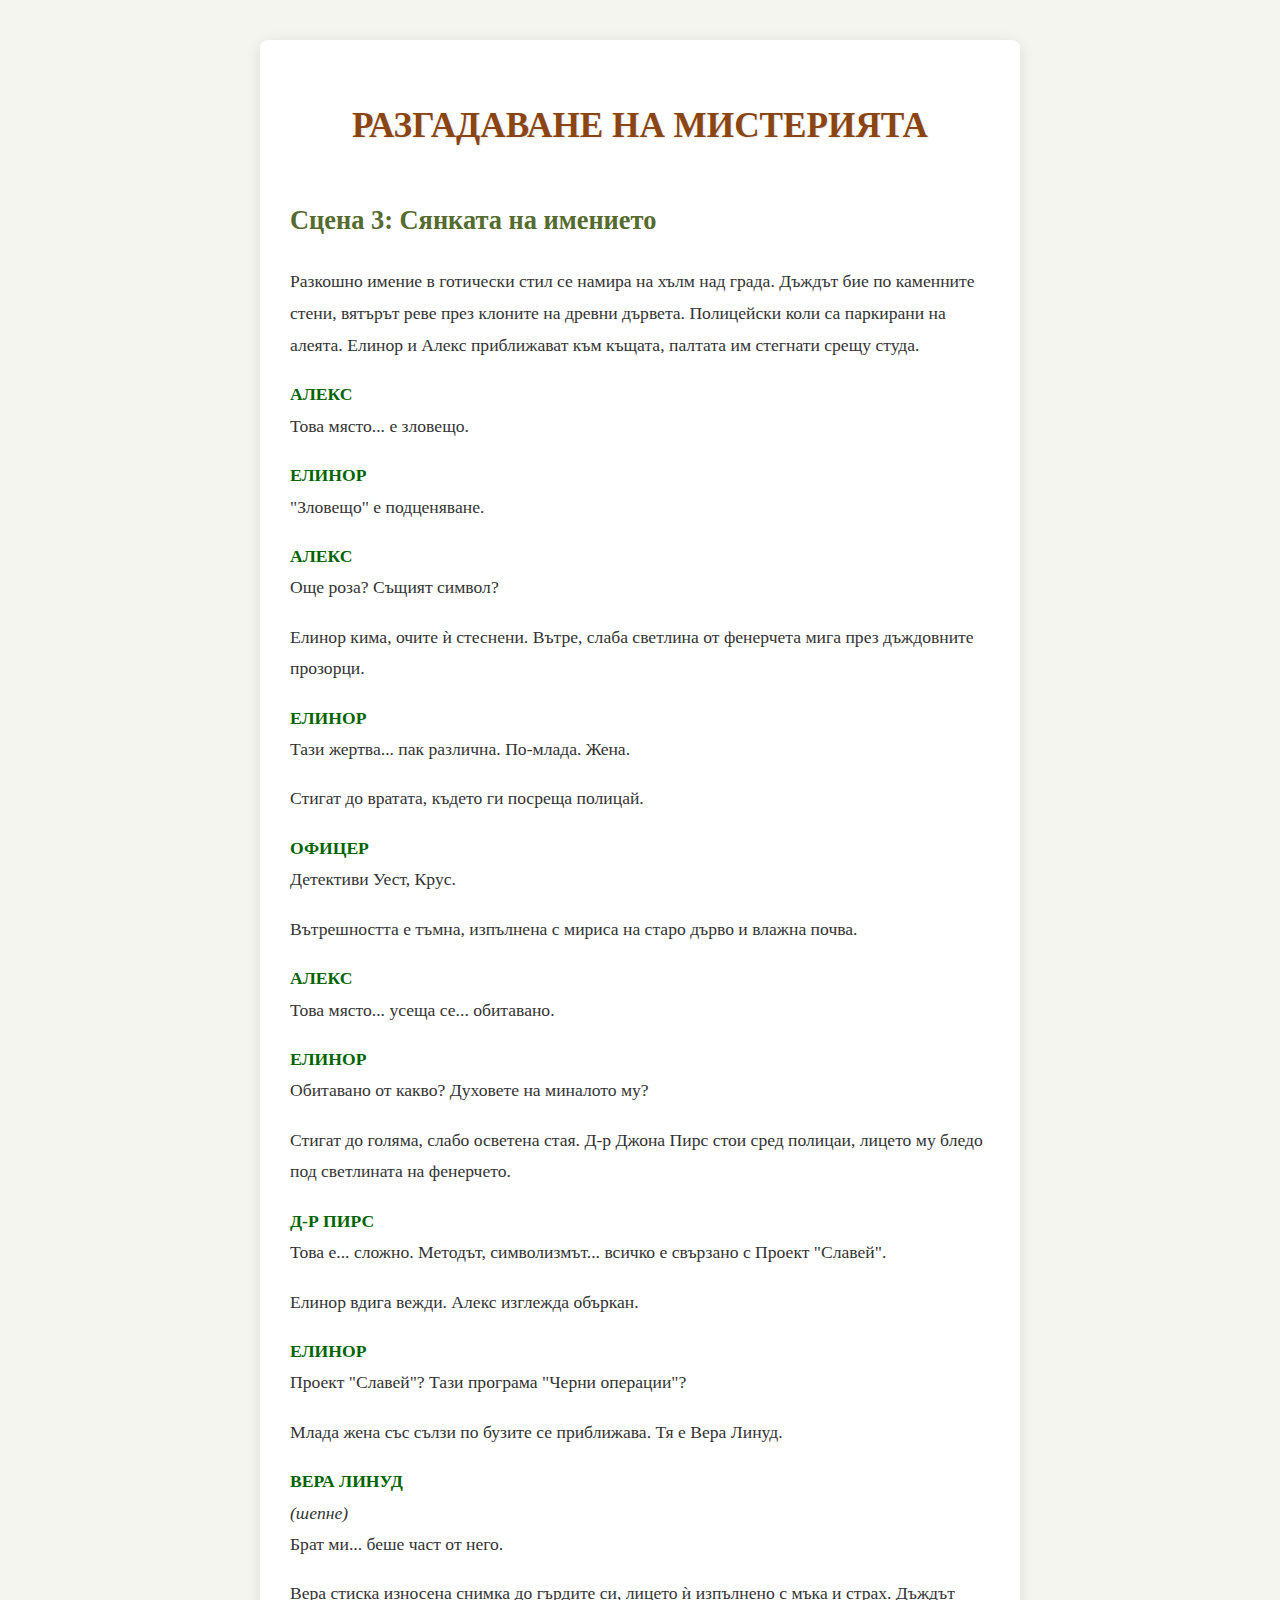
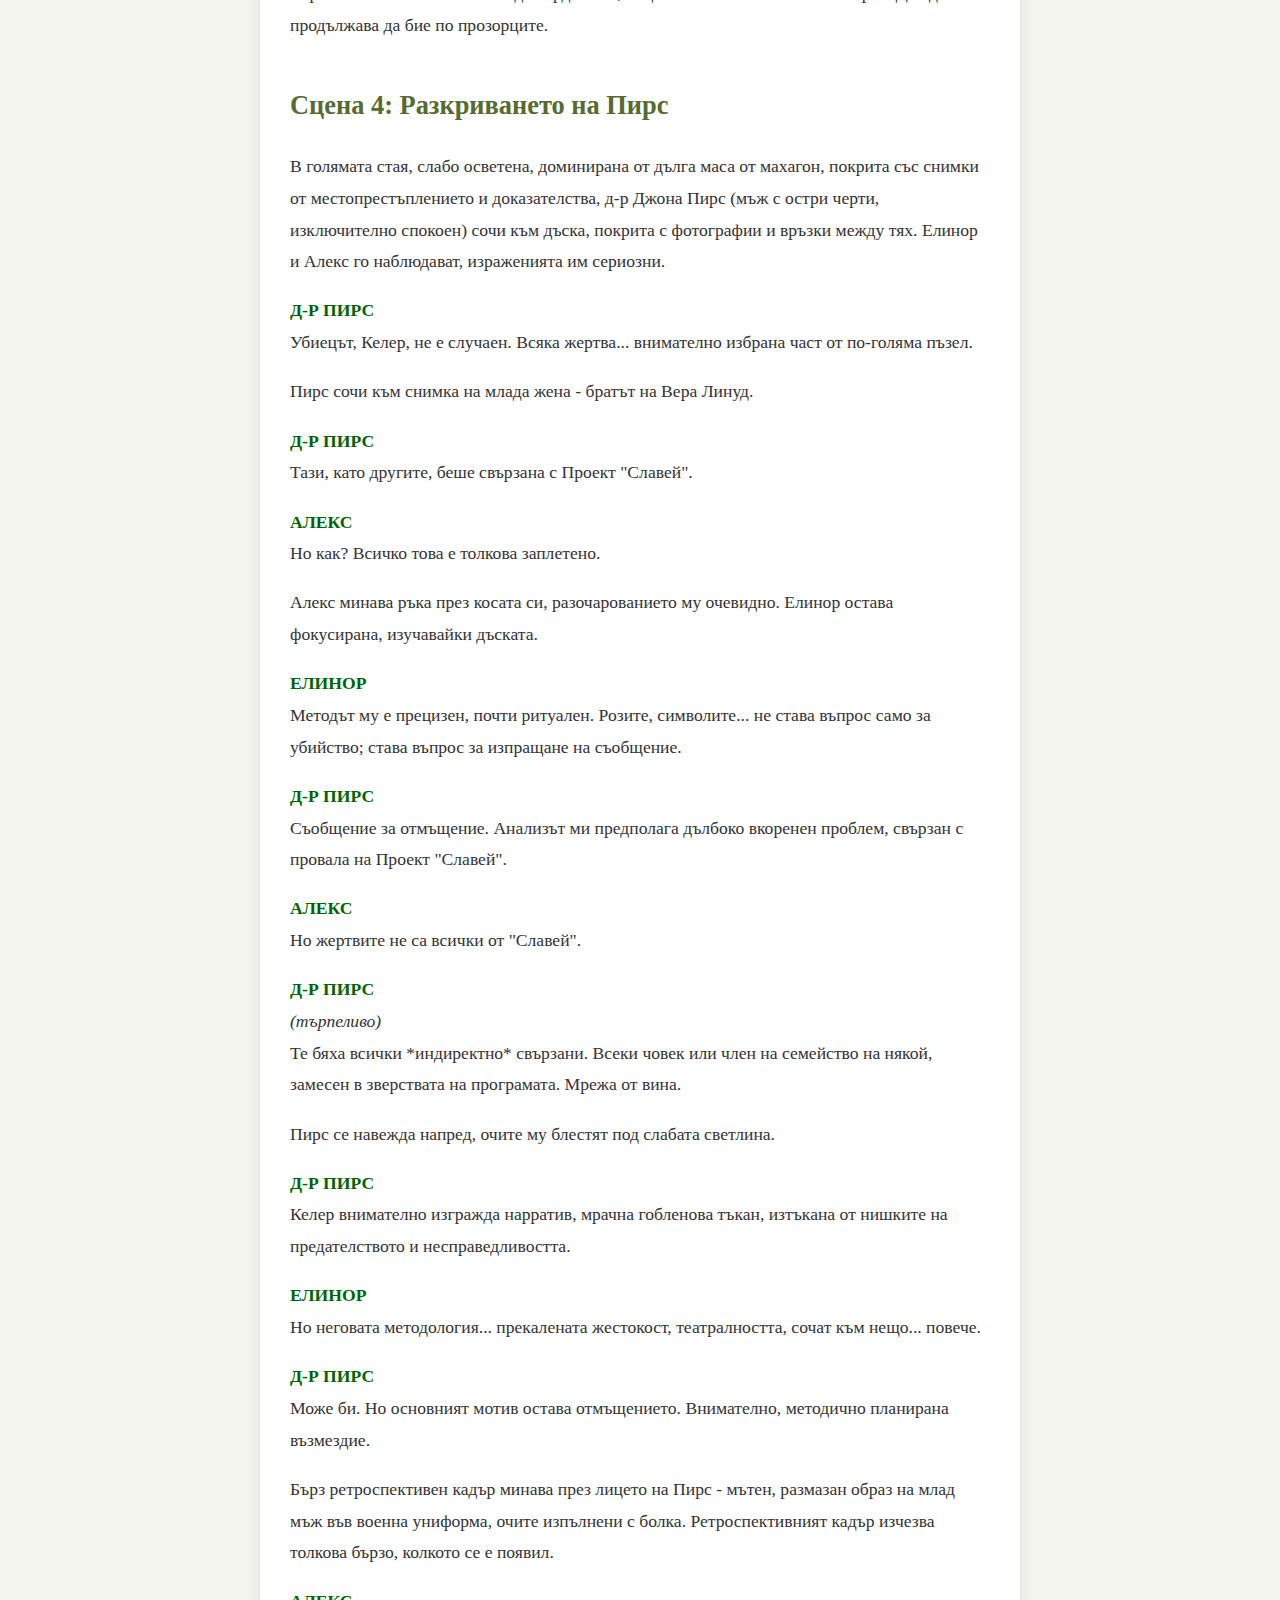
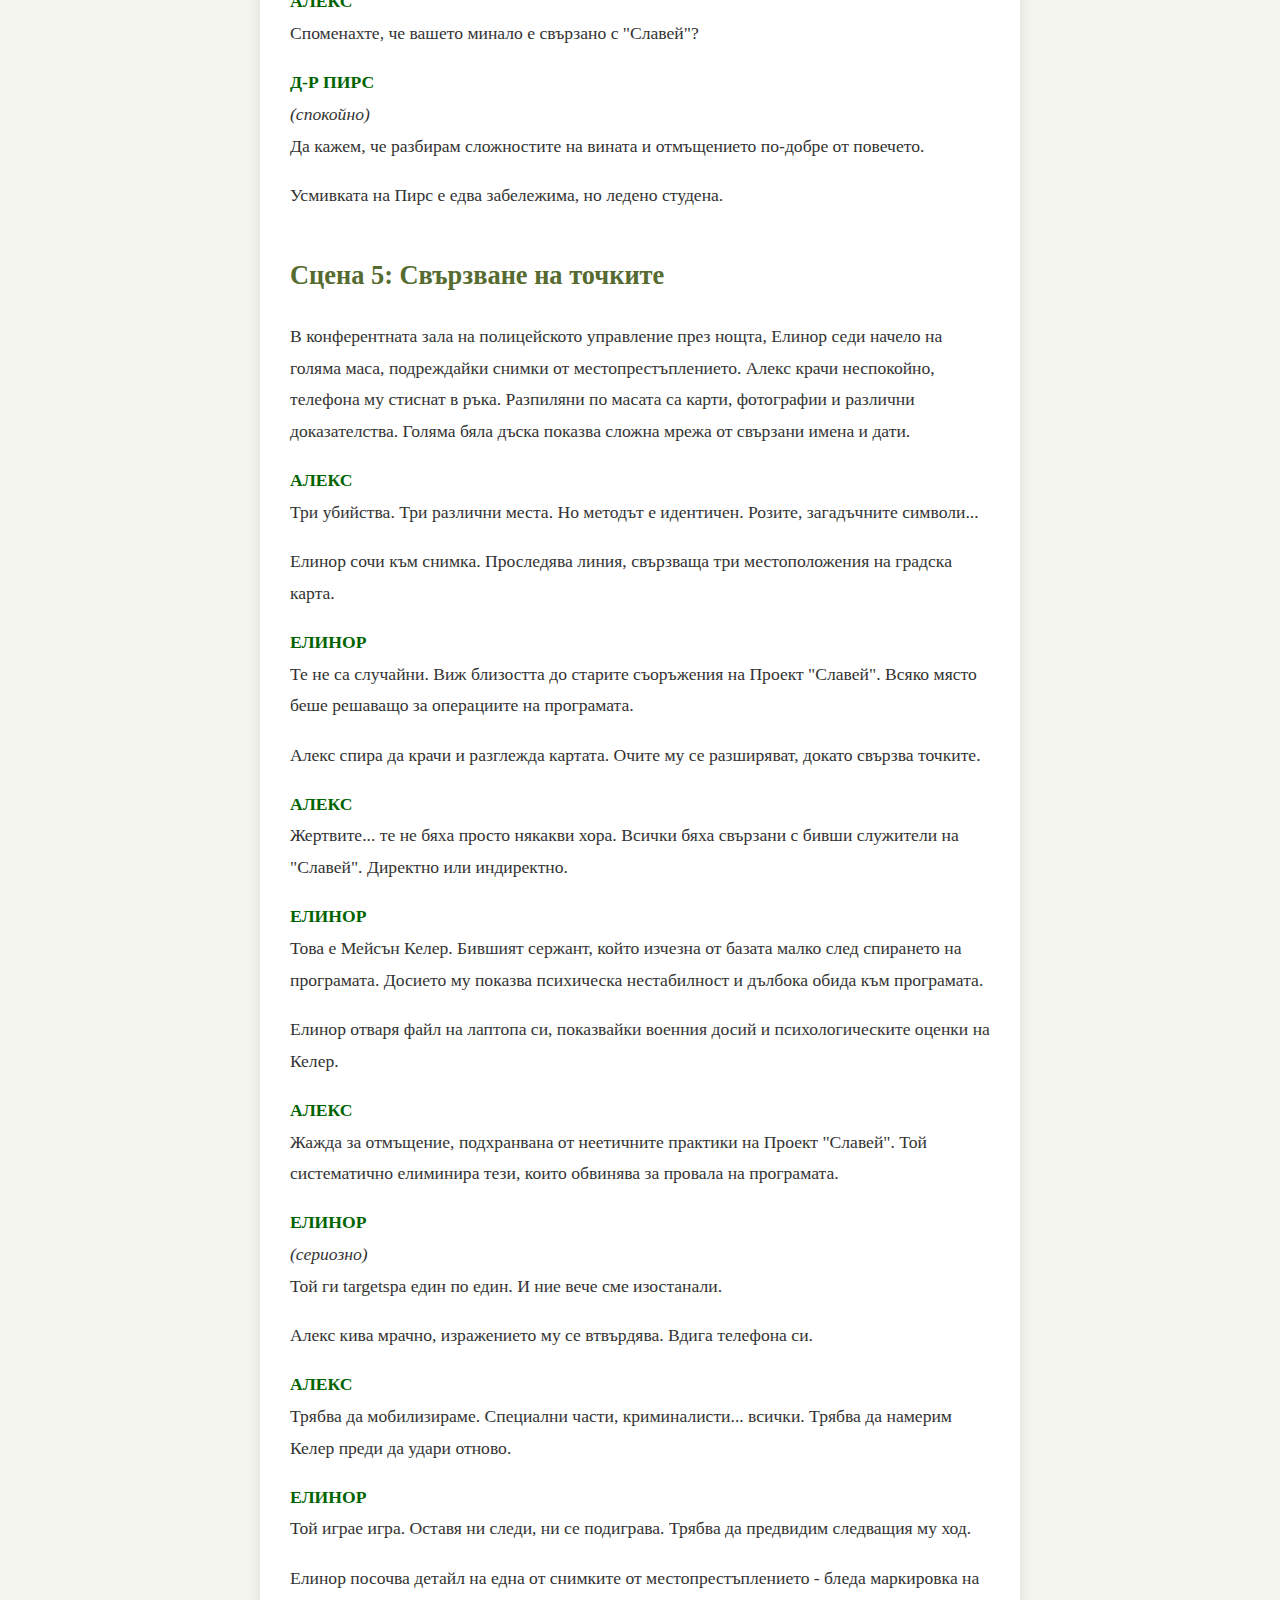
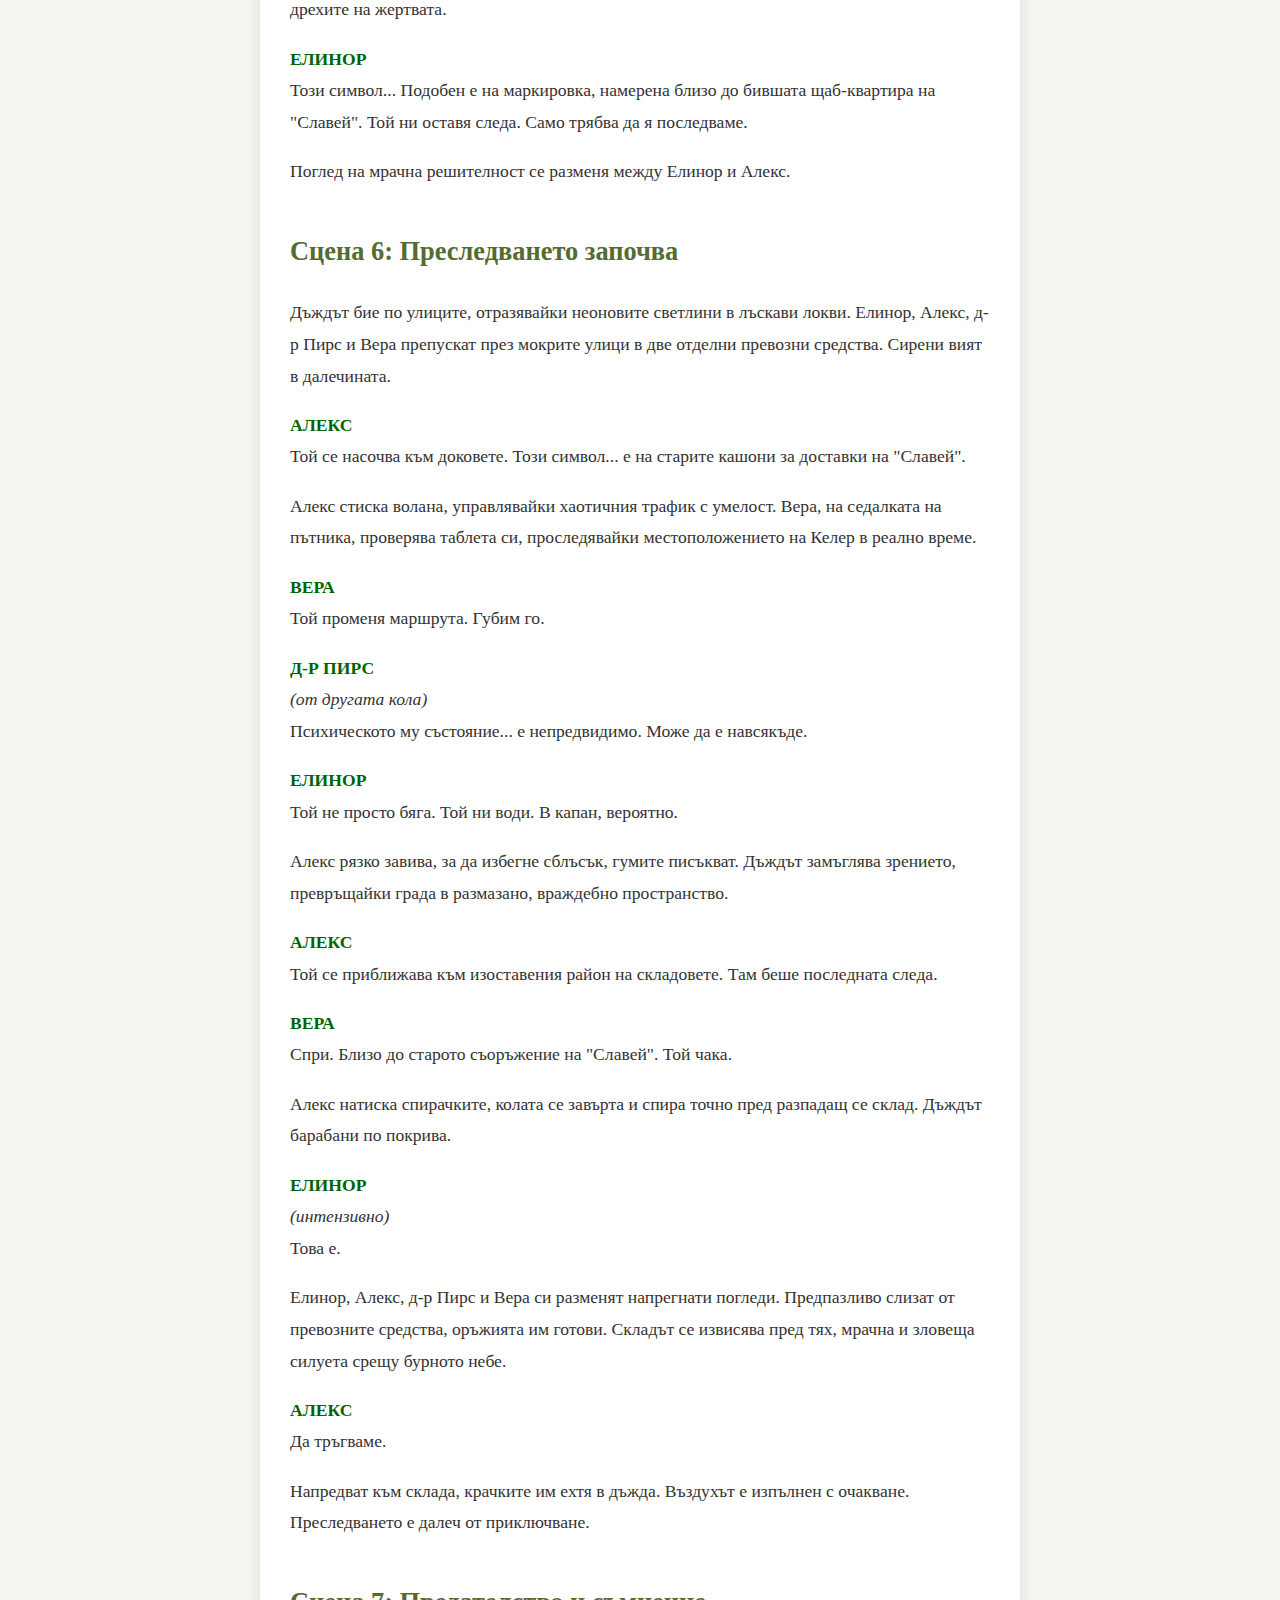
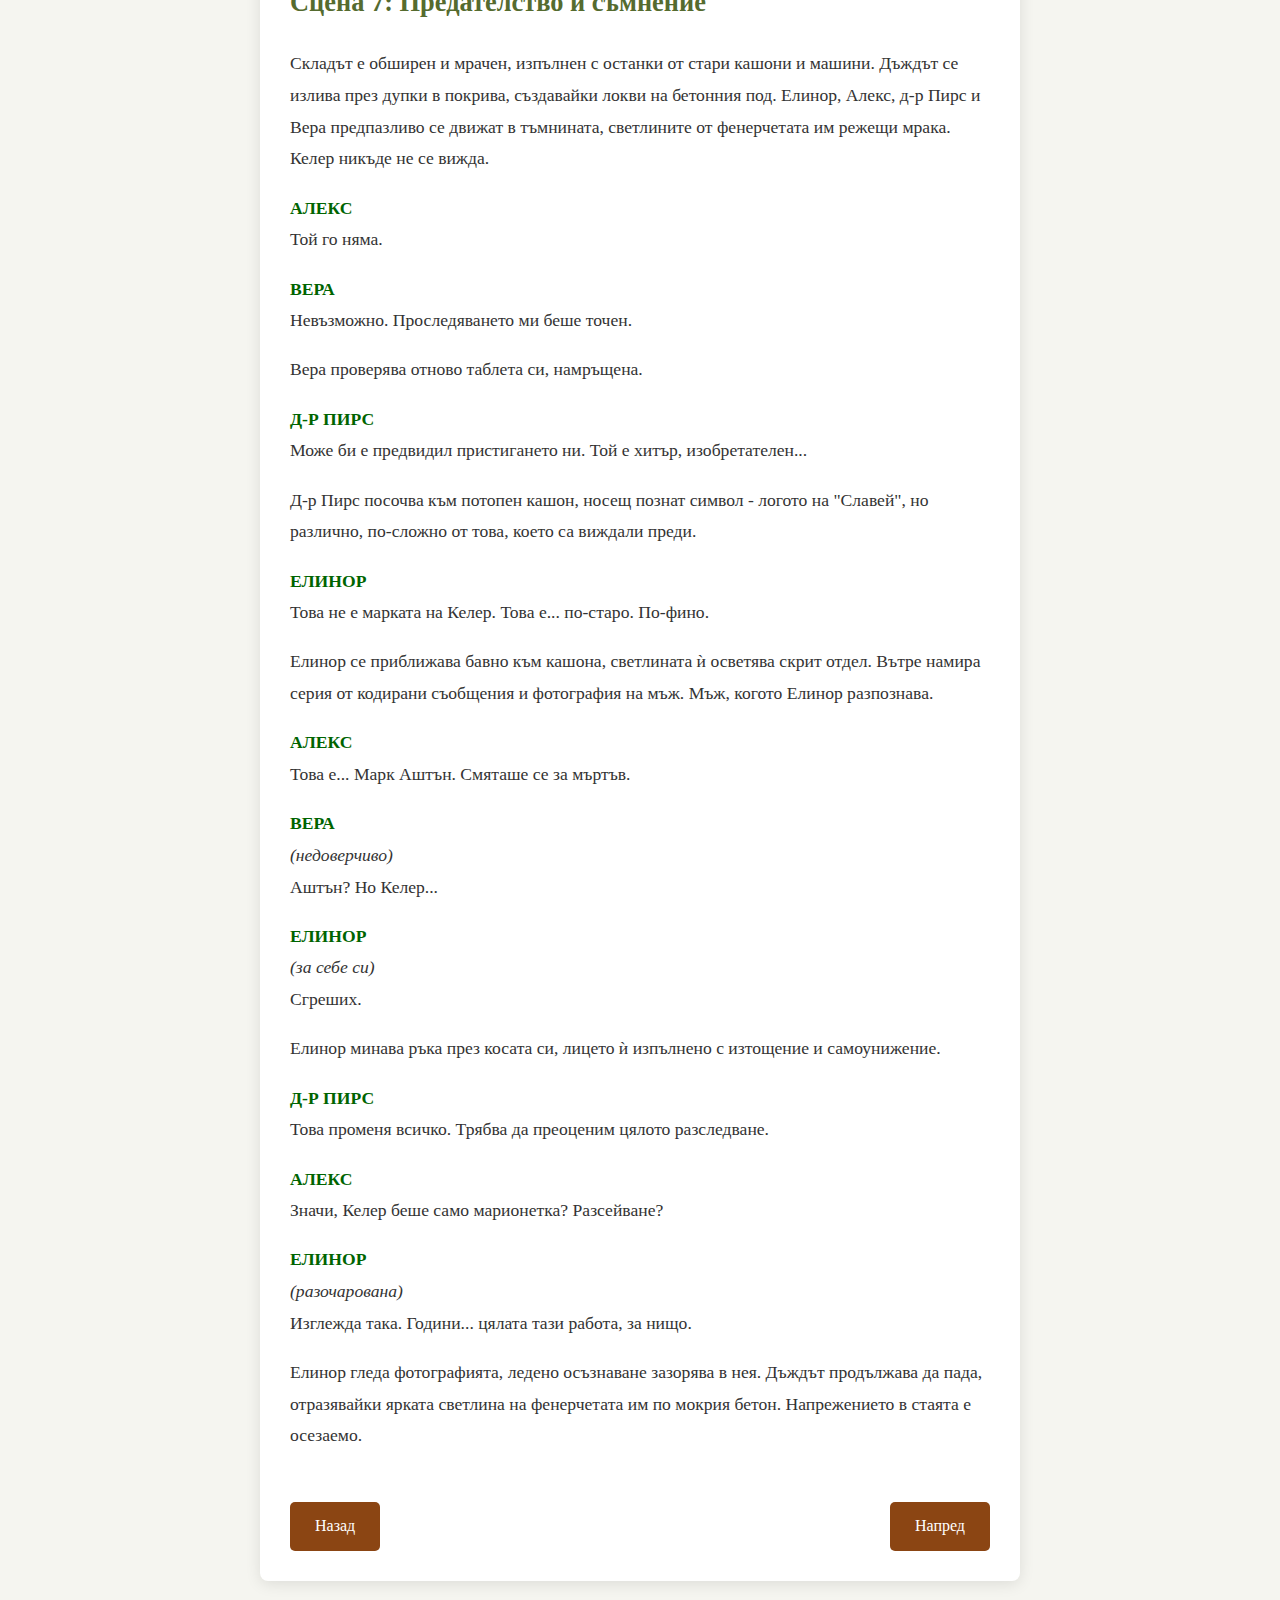
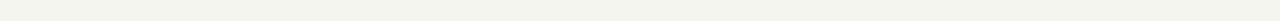
<file: warehouse.html>
<!DOCTYPE html>
<html lang="bg">
<head>
    <meta charset="UTF-8">
    <meta name="viewport" content="width=device-width, initial-scale=1.0">
    <title>Играта в склада - Основна история</title>
    <link rel="stylesheet" href="style.css">
</head>
<body>
    <div class="container">
        <h1>РАЗГАДАВАНЕ НА МИСТЕРИЯТА</h1>
        
        <div class="story-text">
            <h2>Сцена 3: Сянката на имението</h2>
            <p>Разкошно имение в готически стил се намира на хълм над града. Дъждът бие по каменните стени, вятърът реве през клоните на древни дървета. Полицейски коли са паркирани на алеята. Елинор и Алекс приближават към къщата, палтата им стегнати срещу студа.</p>
            
            <div class="dialogue">
                <p><span class="character-name">АЛЕКС</span><br>
                Това място... е зловещо.</p>
                <p><span class="character-name">ЕЛИНОР</span><br>
                "Зловещо" е подценяване.</p>
                <p><span class="character-name">АЛЕКС</span><br>
                Още роза? Същият символ?</p>
            </div>

            <p>Елинор кима, очите ѝ стеснени. Вътре, слаба светлина от фенерчета мига през дъждовните прозорци.</p>
            
            <div class="dialogue">
                <p><span class="character-name">ЕЛИНОР</span><br>
                Тази жертва... пак различна. По-млада. Жена.</p>
            </div>

            <p>Стигат до вратата, където ги посреща полицай.</p>
            
            <div class="dialogue">
                <p><span class="character-name">ОФИЦЕР</span><br>
                Детективи Уест, Крус.</p>
            </div>

            <p>Вътрешността е тъмна, изпълнена с мириса на старо дърво и влажна почва.</p>
            
            <div class="dialogue">
                <p><span class="character-name">АЛЕКС</span><br>
                Това място... усеща се... обитавано.</p>
                <p><span class="character-name">ЕЛИНОР</span><br>
                Обитавано от какво? Духовете на миналото му?</p>
            </div>

            <p>Стигат до голяма, слабо осветена стая. Д-р Джона Пирс стои сред полицаи, лицето му бледо под светлината на фенерчето.</p>
            
            <div class="dialogue">
                <p><span class="character-name">Д-Р ПИРС</span><br>
                Това е... сложно. Методът, символизмът... всичко е свързано с Проект "Славей".</p>
            </div>

            <p>Елинор вдига вежди. Алекс изглежда объркан.</p>
            
            <div class="dialogue">
                <p><span class="character-name">ЕЛИНОР</span><br>
                Проект "Славей"? Тази програма "Черни операции"?</p>
            </div>

            <p>Млада жена със сълзи по бузите се приближава. Тя е Вера Линуд.</p>
            
            <div class="dialogue">
                <p><span class="character-name">ВЕРА ЛИНУД</span><br>
                <em>(шепне)</em><br>
                Брат ми... беше част от него.</p>
            </div>

            <p>Вера стиска износена снимка до гърдите си, лицето ѝ изпълнено с мъка и страх. Дъждът продължава да бие по прозорците.</p>

            <h2>Сцена 4: Разкриването на Пирс</h2>
            <p>В голямата стая, слабо осветена, доминирана от дълга маса от махагон, покрита със снимки от местопрестъплението и доказателства, д-р Джона Пирс (мъж с остри черти, изключително спокоен) сочи към дъска, покрита с фотографии и връзки между тях. Елинор и Алекс го наблюдават, израженията им сериозни.</p>
            
            <div class="dialogue">
                <p><span class="character-name">Д-Р ПИРС</span><br>
                Убиецът, Келер, не е случаен. Всяка жертва... внимателно избрана част от по-голяма пъзел.</p>
            </div>

            <p>Пирс сочи към снимка на млада жена - братът на Вера Линуд.</p>
            
            <div class="dialogue">
                <p><span class="character-name">Д-Р ПИРС</span><br>
                Тази, като другите, беше свързана с Проект "Славей".</p>
                <p><span class="character-name">АЛЕКС</span><br>
                Но как? Всичко това е толкова заплетено.</p>
            </div>

            <p>Алекс минава ръка през косата си, разочарованието му очевидно. Елинор остава фокусирана, изучавайки дъската.</p>
            
            <div class="dialogue">
                <p><span class="character-name">ЕЛИНОР</span><br>
                Методът му е прецизен, почти ритуален. Розите, символите... не става въпрос само за убийство; става въпрос за изпращане на съобщение.</p>
                <p><span class="character-name">Д-Р ПИРС</span><br>
                Съобщение за отмъщение. Анализът ми предполага дълбоко вкоренен проблем, свързан с провала на Проект "Славей".</p>
                <p><span class="character-name">АЛЕКС</span><br>
                Но жертвите не са всички от "Славей".</p>
                <p><span class="character-name">Д-Р ПИРС</span><br>
                <em>(търпеливо)</em><br>
                Те бяха всички *индиректно* свързани. Всеки човек или член на семейство на някой, замесен в зверствата на програмата. Мрежа от вина.</p>
            </div>

            <p>Пирс се навежда напред, очите му блестят под слабата светлина.</p>
            
            <div class="dialogue">
                <p><span class="character-name">Д-Р ПИРС</span><br>
                Келер внимателно изгражда нарратив, мрачна гобленова тъкан, изтъкана от нишките на предателството и несправедливостта.</p>
                <p><span class="character-name">ЕЛИНОР</span><br>
                Но неговата методология... прекалената жестокост, театралността, сочат към нещо... повече.</p>
                <p><span class="character-name">Д-Р ПИРС</span><br>
                Може би. Но основният мотив остава отмъщението. Внимателно, методично планирана възмездие.</p>
            </div>

            <p>Бърз ретроспективен кадър минава през лицето на Пирс - мътен, размазан образ на млад мъж във военна униформа, очите изпълнени с болка. Ретроспективният кадър изчезва толкова бързо, колкото се е появил.</p>
            
            <div class="dialogue">
                <p><span class="character-name">АЛЕКС</span><br>
                Споменахте, че вашето минало е свързано с "Славей"?</p>
                <p><span class="character-name">Д-Р ПИРС</span><br>
                <em>(спокойно)</em><br>
                Да кажем, че разбирам сложностите на вината и отмъщението по-добре от повечето.</p>
            </div>

            <p>Усмивката на Пирс е едва забележима, но ледено студена.</p>

            <h2>Сцена 5: Свързване на точките</h2>
            <p>В конферентната зала на полицейското управление през нощта, Елинор седи начело на голяма маса, подреждайки снимки от местопрестъплението. Алекс крачи неспокойно, телефона му стиснат в ръка. Разпиляни по масата са карти, фотографии и различни доказателства. Голяма бяла дъска показва сложна мрежа от свързани имена и дати.</p>
            
            <div class="dialogue">
                <p><span class="character-name">АЛЕКС</span><br>
                Три убийства. Три различни места. Но методът е идентичен. Розите, загадъчните символи...</p>
            </div>

            <p>Елинор сочи към снимка. Проследява линия, свързваща три местоположения на градска карта.</p>
            
            <div class="dialogue">
                <p><span class="character-name">ЕЛИНОР</span><br>
                Те не са случайни. Виж близостта до старите съоръжения на Проект "Славей". Всяко място беше решаващо за операциите на програмата.</p>
            </div>

            <p>Алекс спира да крачи и разглежда картата. Очите му се разширяват, докато свързва точките.</p>
            
            <div class="dialogue">
                <p><span class="character-name">АЛЕКС</span><br>
                Жертвите... те не бяха просто някакви хора. Всички бяха свързани с бивши служители на "Славей". Директно или индиректно.</p>
                <p><span class="character-name">ЕЛИНОР</span><br>
                Това е Мейсън Келер. Бившият сержант, който изчезна от базата малко след спирането на програмата. Досието му показва психическа нестабилност и дълбока обида към програмата.</p>
            </div>

            <p>Елинор отваря файл на лаптопа си, показвайки военния досий и психологическите оценки на Келер.</p>
            
            <div class="dialogue">
                <p><span class="character-name">АЛЕКС</span><br>
                Жажда за отмъщение, подхранвана от неетичните практики на Проект "Славей". Той систематично елиминира тези, които обвинява за провала на програмата.</p>
                <p><span class="character-name">ЕЛИНОР</span><br>
                <em>(сериозно)</em><br>
                Той ги targetsра един по един. И ние вече сме изостанали.</p>
            </div>

            <p>Алекс кива мрачно, изражението му се втвърдява. Вдига телефона си.</p>
            
            <div class="dialogue">
                <p><span class="character-name">АЛЕКС</span><br>
                Трябва да мобилизираме. Специални части, криминалисти... всички. Трябва да намерим Келер преди да удари отново.</p>
                <p><span class="character-name">ЕЛИНОР</span><br>
                Той играе игра. Оставя ни следи, ни се подиграва. Трябва да предвидим следващия му ход.</p>
            </div>

            <p>Елинор посочва детайл на една от снимките от местопрестъплението - бледа маркировка на дрехите на жертвата.</p>
            
            <div class="dialogue">
                <p><span class="character-name">ЕЛИНОР</span><br>
                Този символ... Подобен е на маркировка, намерена близо до бившата щаб-квартира на "Славей". Той ни оставя следа. Само трябва да я последваме.</p>
            </div>

            <p>Поглед на мрачна решителност се разменя между Елинор и Алекс.</p>

            <h2>Сцена 6: Преследването започва</h2>
            <p>Дъждът бие по улиците, отразявайки неоновите светлини в лъскави локви. Елинор, Алекс, д-р Пирс и Вера препускат през мокрите улици в две отделни превозни средства. Сирени вият в далечината.</p>
            
            <div class="dialogue">
                <p><span class="character-name">АЛЕКС</span><br>
                Той се насочва към доковете. Този символ... е на старите кашони за доставки на "Славей".</p>
            </div>

            <p>Алекс стиска волана, управлявайки хаотичния трафик с умелост. Вера, на седалката на пътника, проверява таблета си, проследявайки местоположението на Келер в реално време.</p>
            
            <div class="dialogue">
                <p><span class="character-name">ВЕРА</span><br>
                Той променя маршрута. Губим го.</p>
                <p><span class="character-name">Д-Р ПИРС</span><br>
                <em>(от другата кола)</em><br>
                Психическото му състояние... е непредвидимо. Може да е навсякъде.</p>
                <p><span class="character-name">ЕЛИНОР</span><br>
                Той не просто бяга. Той ни води. В капан, вероятно.</p>
            </div>

            <p>Алекс рязко завива, за да избегне сблъсък, гумите писъкват. Дъждът замъглява зрението, превръщайки града в размазано, враждебно пространство.</p>
            
            <div class="dialogue">
                <p><span class="character-name">АЛЕКС</span><br>
                Той се приближава към изоставения район на складовете. Там беше последната следа.</p>
                <p><span class="character-name">ВЕРА</span><br>
                Спри. Близо до старото съоръжение на "Славей". Той чака.</p>
            </div>

            <p>Алекс натиска спирачките, колата се завърта и спира точно пред разпадащ се склад. Дъждът барабани по покрива.</p>
            
            <div class="dialogue">
                <p><span class="character-name">ЕЛИНОР</span><br>
                <em>(интензивно)</em><br>
                Това е.</p>
            </div>

            <p>Елинор, Алекс, д-р Пирс и Вера си разменят напрегнати погледи. Предпазливо слизат от превозните средства, оръжията им готови. Складът се извисява пред тях, мрачна и зловеща силуета срещу бурното небе.</p>
            
            <div class="dialogue">
                <p><span class="character-name">АЛЕКС</span><br>
                Да тръгваме.</p>
            </div>

            <p>Напредват към склада, крачките им ехтя в дъжда. Въздухът е изпълнен с очакване. Преследването е далеч от приключване.</p>

            <h2>Сцена 7: Предателство и съмнение</h2>
            <p>Складът е обширен и мрачен, изпълнен с останки от стари кашони и машини. Дъждът се излива през дупки в покрива, създавайки локви на бетонния под. Елинор, Алекс, д-р Пирс и Вера предпазливо се движат в тъмнината, светлините от фенерчетата им режещи мрака. Келер никъде не се вижда.</p>
            
            <div class="dialogue">
                <p><span class="character-name">АЛЕКС</span><br>
                Той го няма.</p>
                <p><span class="character-name">ВЕРА</span><br>
                Невъзможно. Проследяването ми беше точен.</p>
            </div>

            <p>Вера проверява отново таблета си, намръщена.</p>
            
            <div class="dialogue">
                <p><span class="character-name">Д-Р ПИРС</span><br>
                Може би е предвидил пристигането ни. Той е хитър, изобретателен...</p>
            </div>

            <p>Д-р Пирс посочва към потопен кашон, носещ познат символ - логото на "Славей", но различно, по-сложно от това, което са виждали преди.</p>
            
            <div class="dialogue">
                <p><span class="character-name">ЕЛИНОР</span><br>
                Това не е марката на Келер. Това е... по-старо. По-фино.</p>
            </div>

            <p>Елинор се приближава бавно към кашона, светлината ѝ осветява скрит отдел. Вътре намира серия от кодирани съобщения и фотография на мъж. Мъж, когото Елинор разпознава.</p>
            
            <div class="dialogue">
                <p><span class="character-name">АЛЕКС</span><br>
                Това е... Марк Аштън. Смяташе се за мъртъв.</p>
                <p><span class="character-name">ВЕРА</span><br>
                <em>(недоверчиво)</em><br>
                Аштън? Но Келер...</p>
                <p><span class="character-name">ЕЛИНОР</span><br>
                <em>(за себе си)</em><br>
                Сгреших.</p>
            </div>

            <p>Елинор минава ръка през косата си, лицето ѝ изпълнено с изтощение и самоунижение.</p>
            
            <div class="dialogue">
                <p><span class="character-name">Д-Р ПИРС</span><br>
                Това променя всичко. Трябва да преоценим цялото разследване.</p>
                <p><span class="character-name">АЛЕКС</span><br>
                Значи, Келер беше само марионетка? Разсейване?</p>
                <p><span class="character-name">ЕЛИНОР</span><br>
                <em>(разочарована)</em><br>
                Изглежда така. Години... цялата тази работа, за нищо.</p>
            </div>

            <p>Елинор гледа фотографията, ледено осъзнаване зазорява в нея. Дъждът продължава да пада, отразявайки ярката светлина на фенерчетата им по мокрия бетон. Напрежението в стаята е осезаемо.</p>
        </div>

        <div class="navigation">
            <a href="index.html" class="nav-button">Назад</a>
            <a href="conclusion.html" class="nav-button">Напред</a>
        </div>
    </div>
</body>
</html>
</file>
<file: style.css>
body {
    font-family: 'Georgia', serif;
    background-color: #f5f5f0;
    color: #333;
    line-height: 1.8;
    margin: 0;
    padding: 20px;
    transition: background 0.5s;
}

.container {
    max-width: 700px;
    margin: 20px auto;
    padding: 30px;
    background: #fff;
    box-shadow: 0 3px 15px rgba(0,0,0,0.1);
    border-radius: 8px;
    transition: transform 0.3s, box-shadow 0.3s;
}

.container:hover {
    transform: translateY(-5px);
    box-shadow: 0 5px 20px rgba(0,0,0,0.15);
}

h1 {
    color: #8b4513;
    text-align: center;
    font-size: 2.2rem;
    margin-bottom: 30px;
    text-shadow: 1px 1px 2px rgba(0,0,0,0.1);
    animation: fadeIn 1s;
}

h2 {
    color: #556b2f;
    margin-top: 40px;
    cursor: pointer;
    transition: color 0.3s;
}

h2:hover {
    color: #6b8e23;
}

/* Текст и диалози */
.story-text {
    color: #333;
    font-size: 1.1rem;
}

.dialogue-line {
    color: #8b008b;
    margin: 15px 0 15px 30px;
    position: relative;
    transition: all 0.3s;
}

.dialogue-line:hover {
    transform: translateX(10px);
    color: #9932cc;
}

.dialogue-line::before {
    content: "»";
    position: absolute;
    left: -20px;
    color: #8b008b;
}

.character-name {
    color: #006400;
    font-weight: bold;
    display: inline-block;
    transition: all 0.3s;
}

.character-name:hover {
    color: #2e8b57;
    transform: scale(1.05);
}

/* Навигация */
.navigation {
    display: flex;
    justify-content: space-between;
    margin-top: 50px;
}

.nav-button {
    padding: 10px 25px;
    background: #8b4513;
    color: white;
    text-decoration: none;
    border-radius: 5px;
    font-size: 1rem;
    transition: all 0.3s;
    border: none;
    cursor: pointer;
}

.nav-button:hover {
    background: #a0522d;
    transform: translateY(-2px);
    box-shadow: 0 3px 10px rgba(0,0,0,0.2);
}

.nav-button:active {
    transform: translateY(0);
}

.nav-button.disabled {
    background: #d3d3d3;
    cursor: not-allowed;
}

/* Анимации */
@keyframes fadeIn {
    from { opacity: 0; transform: translateY(-10px); }
    to { opacity: 1; transform: translateY(0); }
}

/* Тъмна тема - опционална */
.dark-mode {
    background-color: #222;
    color: #eee;
}

.dark-mode .container {
    background: #333;
    box-shadow: 0 3px 15px rgba(0,0,0,0.3);
}

.dark-mode .story-text {
    color: #eee;
}

/* Мобилна версия */
@media (max-width: 600px) {
    .container {
        padding: 20px;
    }
    
    h1 {
        font-size: 1.8rem;
    }
    
    .dialogue-line {
        margin-left: 20px;
    }
}
</file>
